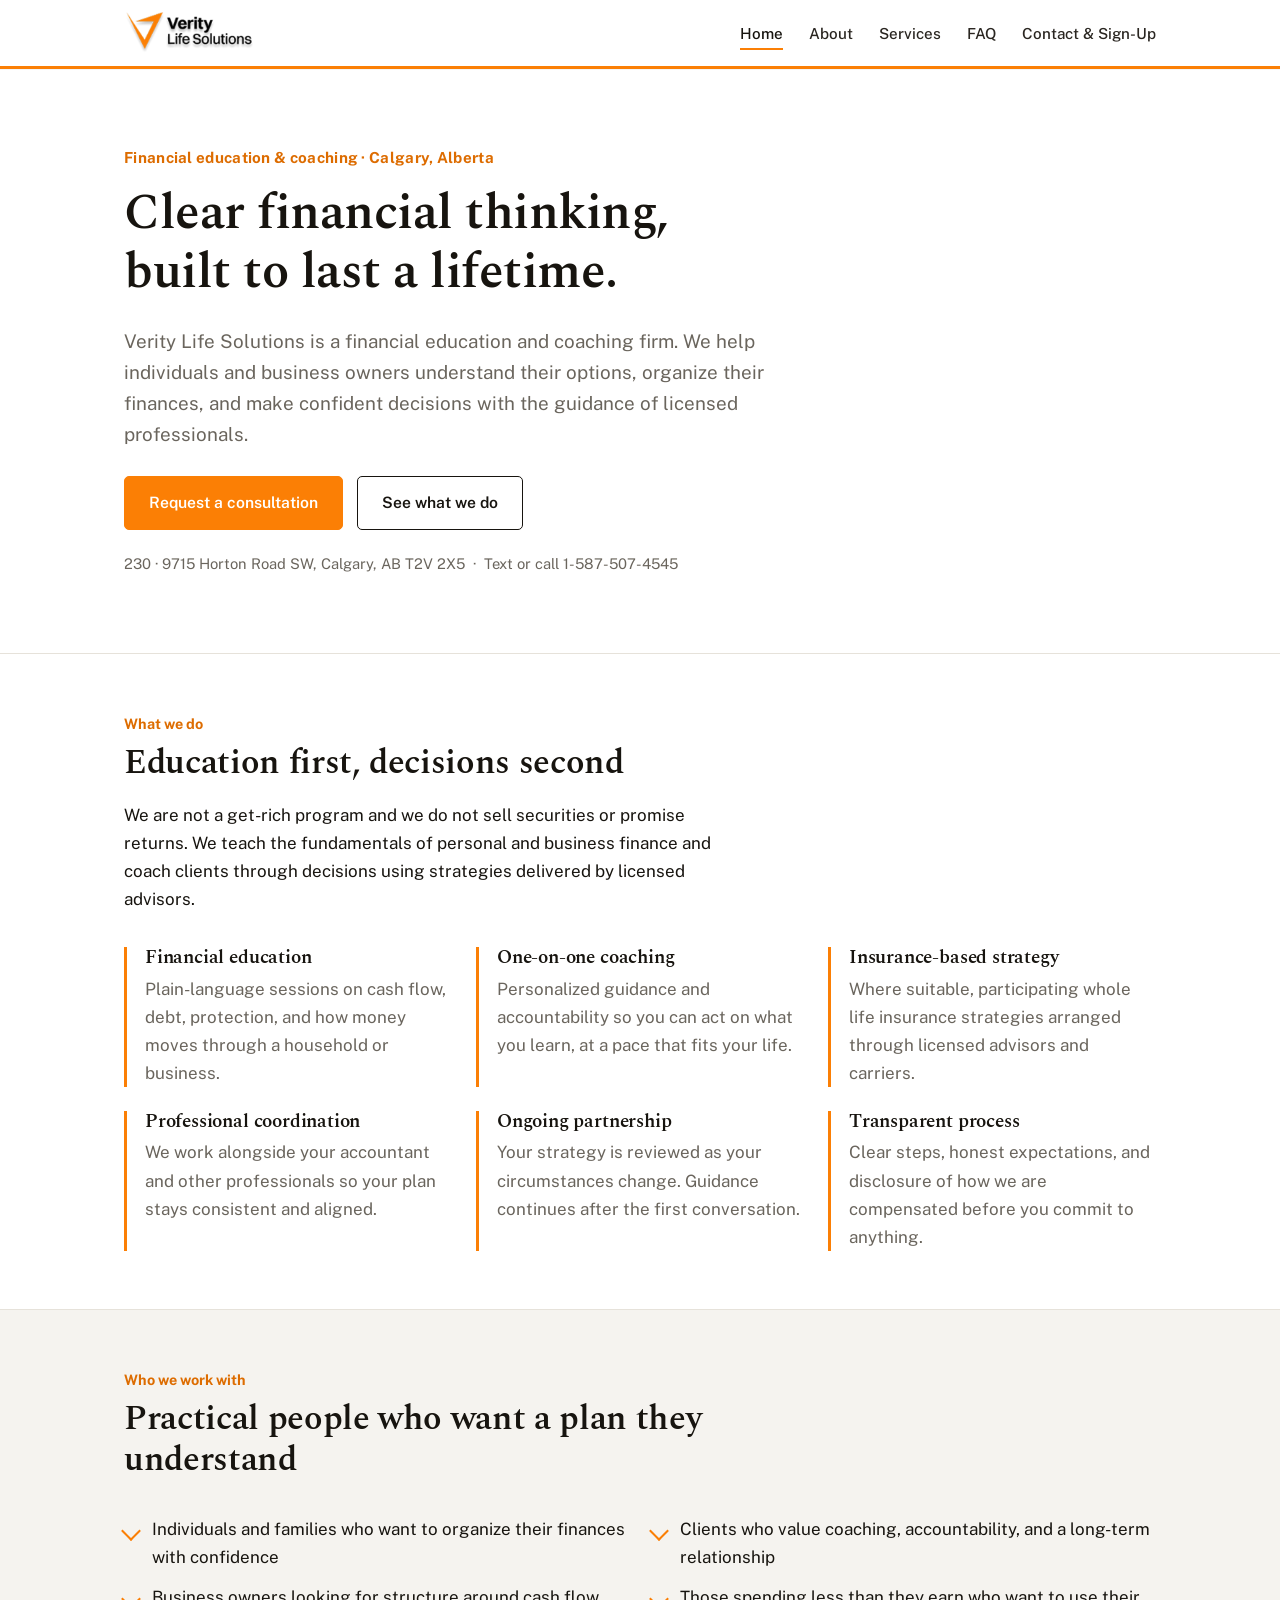
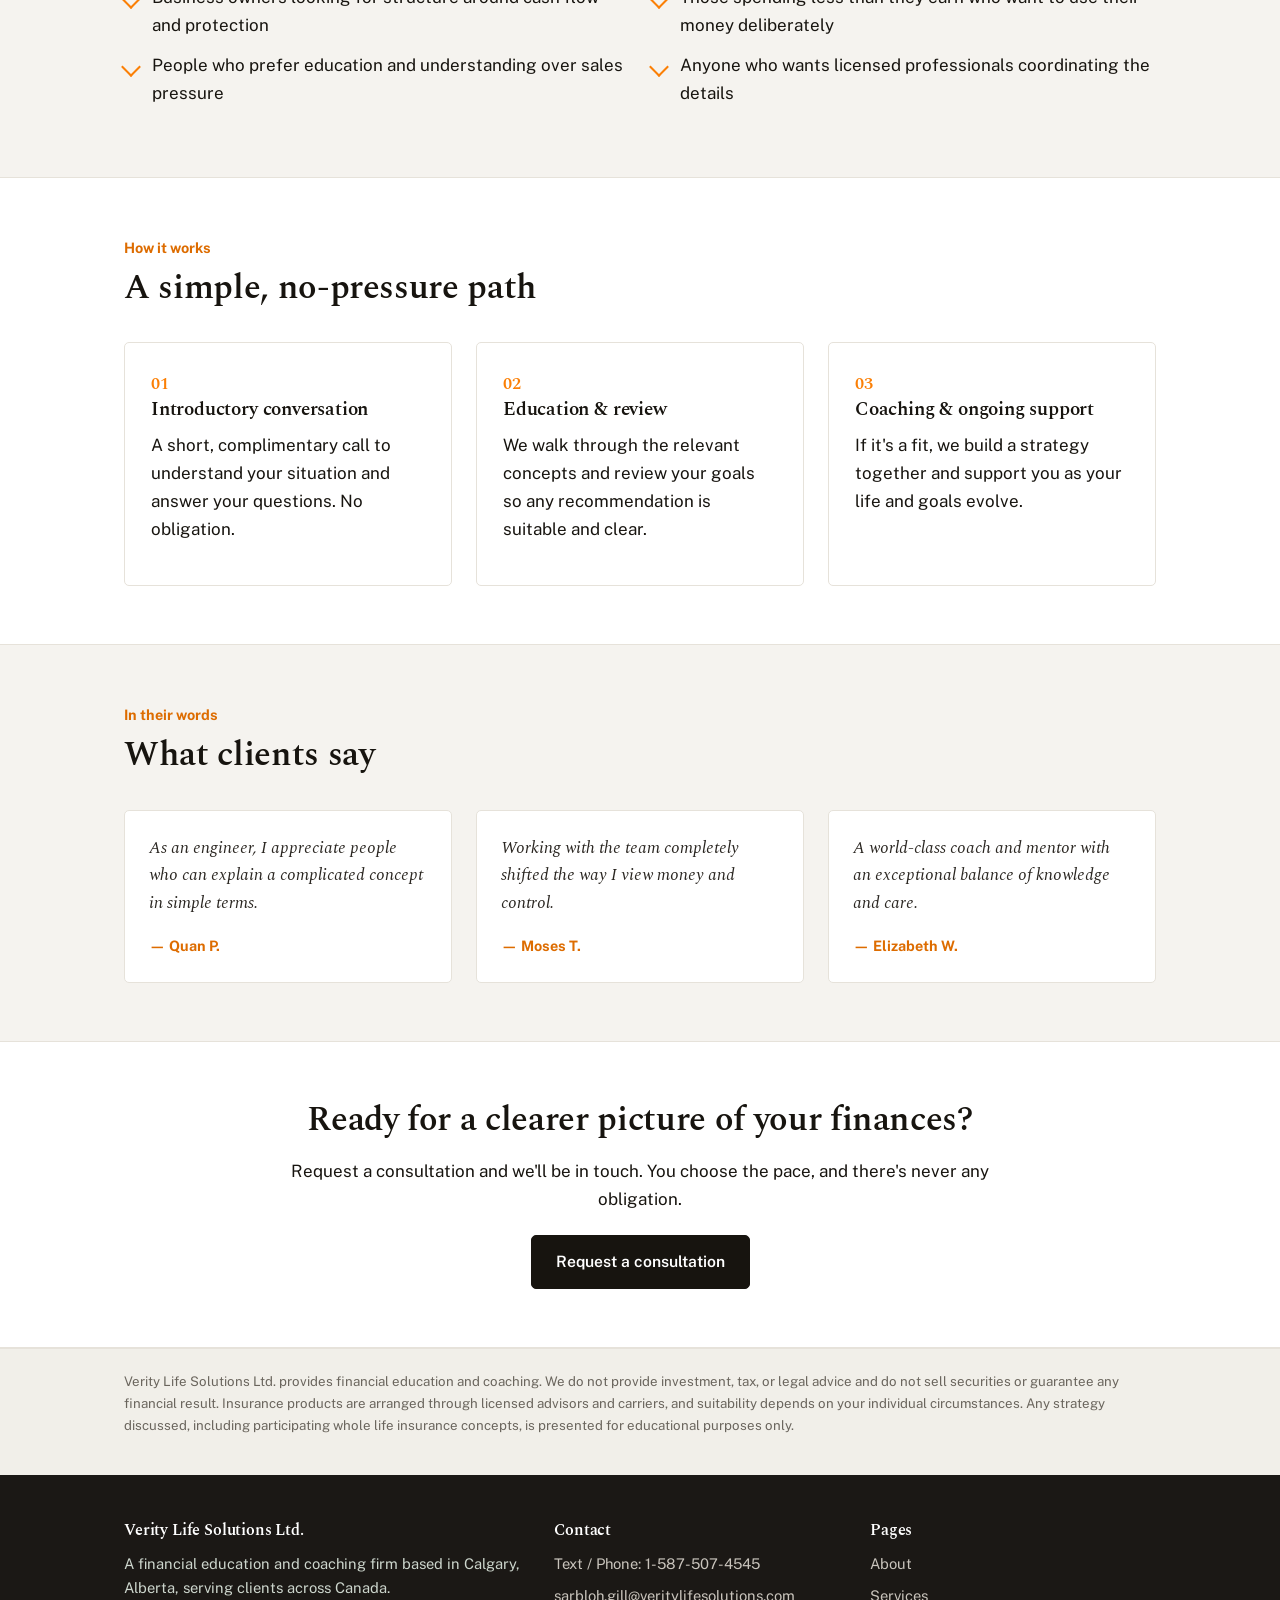
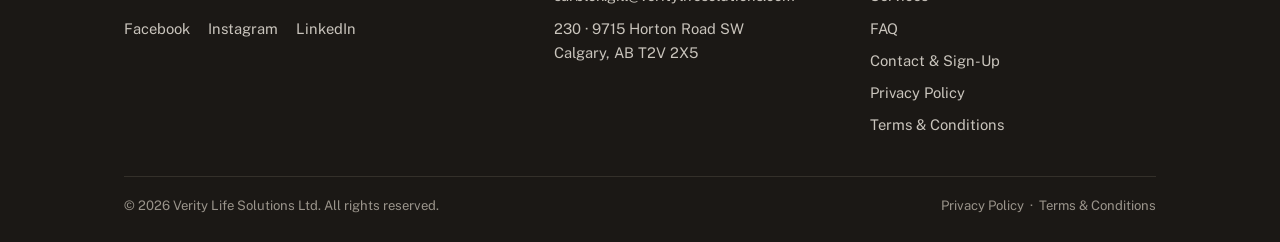
<file: index.html>
<!DOCTYPE html>
<html lang="en">
<head>
<meta charset="UTF-8">
<meta name="viewport" content="width=device-width, initial-scale=1.0">
<title>Verity Life Solutions | Financial Education & Coaching in Calgary</title>
<meta name="description" content="Verity Life Solutions Ltd. is a Calgary-based financial education and coaching firm helping individuals and business owners build clear, disciplined, long-term financial strategies.">
<link rel="preconnect" href="https://fonts.googleapis.com">
<link rel="preconnect" href="https://fonts.gstatic.com" crossorigin>
<link href="https://fonts.googleapis.com/css2?family=Public+Sans:wght@400;500;600;700&family=Spectral:ital,wght@0,500;0,600;1,500&display=swap" rel="stylesheet">
<link rel="stylesheet" href="styles.css">
</head>
<body>

<header class="site-header">
  <div class="header-inner">
    <a class="brand" href="index.html"><img src="logo.png" alt="Verity Life Solutions"></a>
    <button class="nav-toggle" aria-label="Toggle menu" aria-expanded="false">Menu</button>
    <nav class="main" aria-label="Primary">
      <a href="index.html" aria-current="page">Home</a>
      <a href="about.html">About</a>
      <a href="services.html">Services</a>
      <a href="faq.html">FAQ</a>
      <a href="contact.html">Contact &amp; Sign-Up</a>
    </nav>
  </div>
</header>

<main>
  <section class="hero">
    <div class="wrap">
      <p class="eyebrow">Financial education &amp; coaching · Calgary, Alberta</p>
      <h1>Clear financial thinking,<br>built to last a lifetime.</h1>
      <p class="lead">Verity Life Solutions is a financial education and coaching firm. We help individuals and business owners understand their options, organize their finances, and make confident decisions with the guidance of licensed professionals.</p>
      <div class="hero-actions">
        <a class="btn" href="contact.html">Request a consultation</a>
        <a class="btn alt" href="services.html">See what we do</a>
      </div>
      <p class="locrow">230 · 9715 Horton Road SW, Calgary, AB T2V 2X5 &nbsp;·&nbsp; Text or call 1-587-507-4545</p>
    </div>
  </section>

  <section class="block">
    <div class="wrap">
      <div class="section-head">
        <p class="kicker">What we do</p>
        <h2>Education first, decisions second</h2>
        <p>We are not a get-rich program and we do not sell securities or promise returns. We teach the fundamentals of personal and business finance and coach clients through decisions using strategies delivered by licensed advisors.</p>
      </div>
      <div class="grid three">
        <div class="feature">
          <h3>Financial education</h3>
          <p>Plain-language sessions on cash flow, debt, protection, and how money moves through a household or business.</p>
        </div>
        <div class="feature">
          <h3>One-on-one coaching</h3>
          <p>Personalized guidance and accountability so you can act on what you learn, at a pace that fits your life.</p>
        </div>
        <div class="feature">
          <h3>Insurance-based strategy</h3>
          <p>Where suitable, participating whole life insurance strategies arranged through licensed advisors and carriers.</p>
        </div>
        <div class="feature">
          <h3>Professional coordination</h3>
          <p>We work alongside your accountant and other professionals so your plan stays consistent and aligned.</p>
        </div>
        <div class="feature">
          <h3>Ongoing partnership</h3>
          <p>Your strategy is reviewed as your circumstances change. Guidance continues after the first conversation.</p>
        </div>
        <div class="feature">
          <h3>Transparent process</h3>
          <p>Clear steps, honest expectations, and disclosure of how we are compensated before you commit to anything.</p>
        </div>
      </div>
    </div>
  </section>

  <section class="block tint">
    <div class="wrap">
      <div class="section-head">
        <p class="kicker">Who we work with</p>
        <h2>Practical people who want a plan they understand</h2>
      </div>
      <div class="grid two">
        <ul class="ticks">
          <li>Individuals and families who want to organize their finances with confidence</li>
          <li>Business owners looking for structure around cash flow and protection</li>
          <li>People who prefer education and understanding over sales pressure</li>
        </ul>
        <ul class="ticks">
          <li>Clients who value coaching, accountability, and a long-term relationship</li>
          <li>Those spending less than they earn who want to use their money deliberately</li>
          <li>Anyone who wants licensed professionals coordinating the details</li>
        </ul>
      </div>
    </div>
  </section>

  <section class="block">
    <div class="wrap">
      <div class="section-head">
        <p class="kicker">How it works</p>
        <h2>A simple, no-pressure path</h2>
      </div>
      <div class="grid three">
        <div class="card"><span class="num">01</span><h3>Introductory conversation</h3><p>A short, complimentary call to understand your situation and answer your questions. No obligation.</p></div>
        <div class="card"><span class="num">02</span><h3>Education &amp; review</h3><p>We walk through the relevant concepts and review your goals so any recommendation is suitable and clear.</p></div>
        <div class="card"><span class="num">03</span><h3>Coaching &amp; ongoing support</h3><p>If it's a fit, we build a strategy together and support you as your life and goals evolve.</p></div>
      </div>
    </div>
  </section>

  <section class="block tint">
    <div class="wrap">
      <div class="section-head">
        <p class="kicker">In their words</p>
        <h2>What clients say</h2>
      </div>
      <div class="grid three">
        <div class="quote"><p>As an engineer, I appreciate people who can explain a complicated concept in simple terms.</p><div class="who">— Quan P.</div></div>
        <div class="quote"><p>Working with the team completely shifted the way I view money and control.</p><div class="who">— Moses T.</div></div>
        <div class="quote"><p>A world-class coach and mentor with an exceptional balance of knowledge and care.</p><div class="who">— Elizabeth W.</div></div>
      </div>
    </div>
  </section>

  <section class="block">
    <div class="wrap narrow" style="text-align:center">
      <h2>Ready for a clearer picture of your finances?</h2>
      <p style="margin:0 auto 22px">Request a consultation and we'll be in touch. You choose the pace, and there's never any obligation.</p>
      <a class="btn brass" href="contact.html">Request a consultation</a>
    </div>
  </section>
</main>

<div class="disclaimer">
  <div class="wrap">
    <p>Verity Life Solutions Ltd. provides financial education and coaching. We do not provide investment, tax, or legal advice and do not sell securities or guarantee any financial result. Insurance products are arranged through licensed advisors and carriers, and suitability depends on your individual circumstances. Any strategy discussed, including participating whole life insurance concepts, is presented for educational purposes only.</p>
  </div>
</div>

<footer class="site-footer">
  <div class="wrap">
    <div class="footer-grid">
      <div>
        <h4>Verity Life Solutions Ltd.</h4>
        <p style="color:#cdd6cd">A financial education and coaching firm based in Calgary, Alberta, serving clients across Canada.</p>
        <div class="socials" style="margin-top:10px">
          <a href="https://www.facebook.com/sarbloh.gill" target="_blank" rel="noopener">Facebook</a>
          <a href="https://www.instagram.com/sarblohgill/" target="_blank" rel="noopener">Instagram</a>
          <a href="https://www.linkedin.com/in/sarbloh-gill-5b8ab1190/" target="_blank" rel="noopener">LinkedIn</a>
        </div>
      </div>
      <div>
        <h4>Contact</h4>
        <a class="fl" href="tel:1-587-507-4545">Text / Phone: 1-587-507-4545</a>
        <a class="fl" href="mailto:sarbloh.gill@veritylifesolutions.com">sarbloh.gill@veritylifesolutions.com</a>
        <span class="fl">230 · 9715 Horton Road SW<br>Calgary, AB T2V 2X5</span>
      </div>
      <div>
        <h4>Pages</h4>
        <a class="fl" href="about.html">About</a>
        <a class="fl" href="services.html">Services</a>
        <a class="fl" href="faq.html">FAQ</a>
        <a class="fl" href="contact.html">Contact &amp; Sign-Up</a>
        <a class="fl" href="privacy-policy.html">Privacy Policy</a>
        <a class="fl" href="terms.html">Terms &amp; Conditions</a>
      </div>
    </div>
    <div class="footer-bottom">
      <span>© 2026 Verity Life Solutions Ltd. All rights reserved.</span>
      <span><a href="privacy-policy.html">Privacy Policy</a> &nbsp;·&nbsp; <a href="terms.html">Terms &amp; Conditions</a></span>
    </div>
  </div>
</footer>

<script src="script.js"></script>
</body>
</html>
</file>
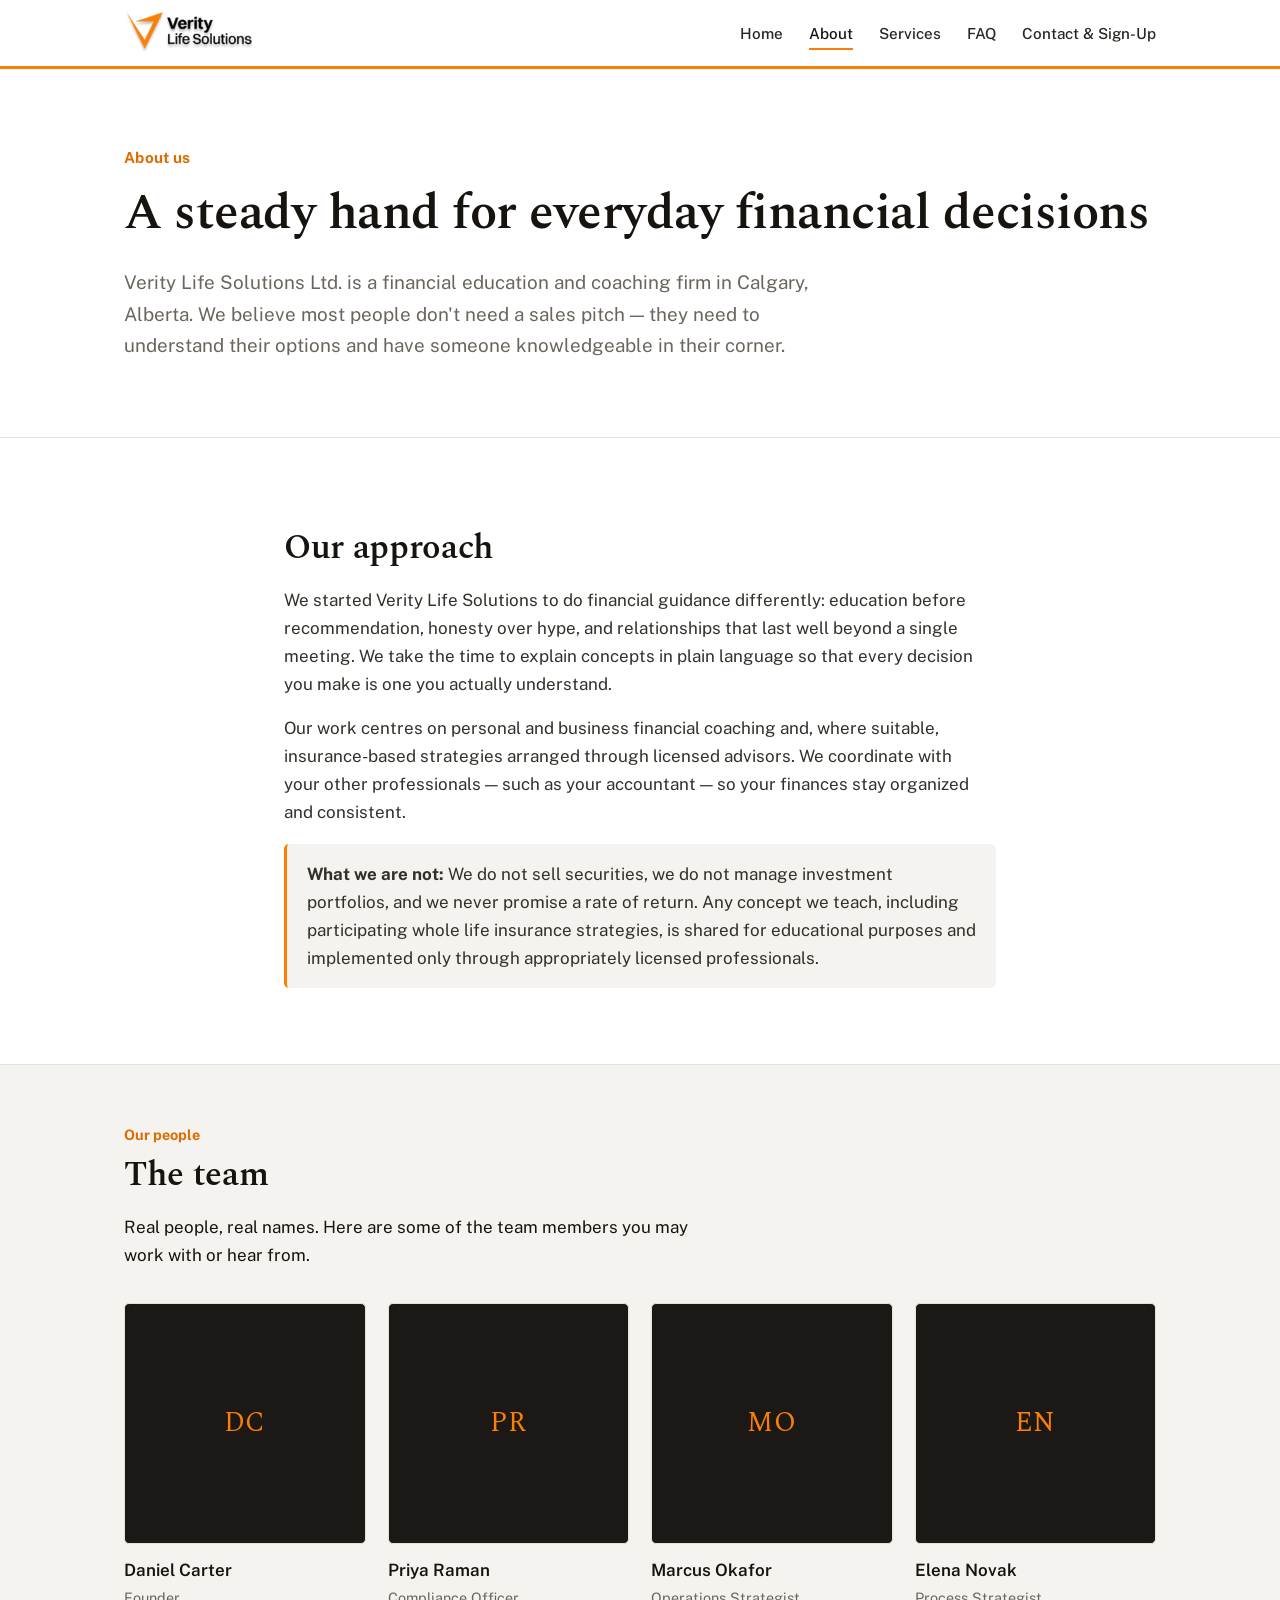
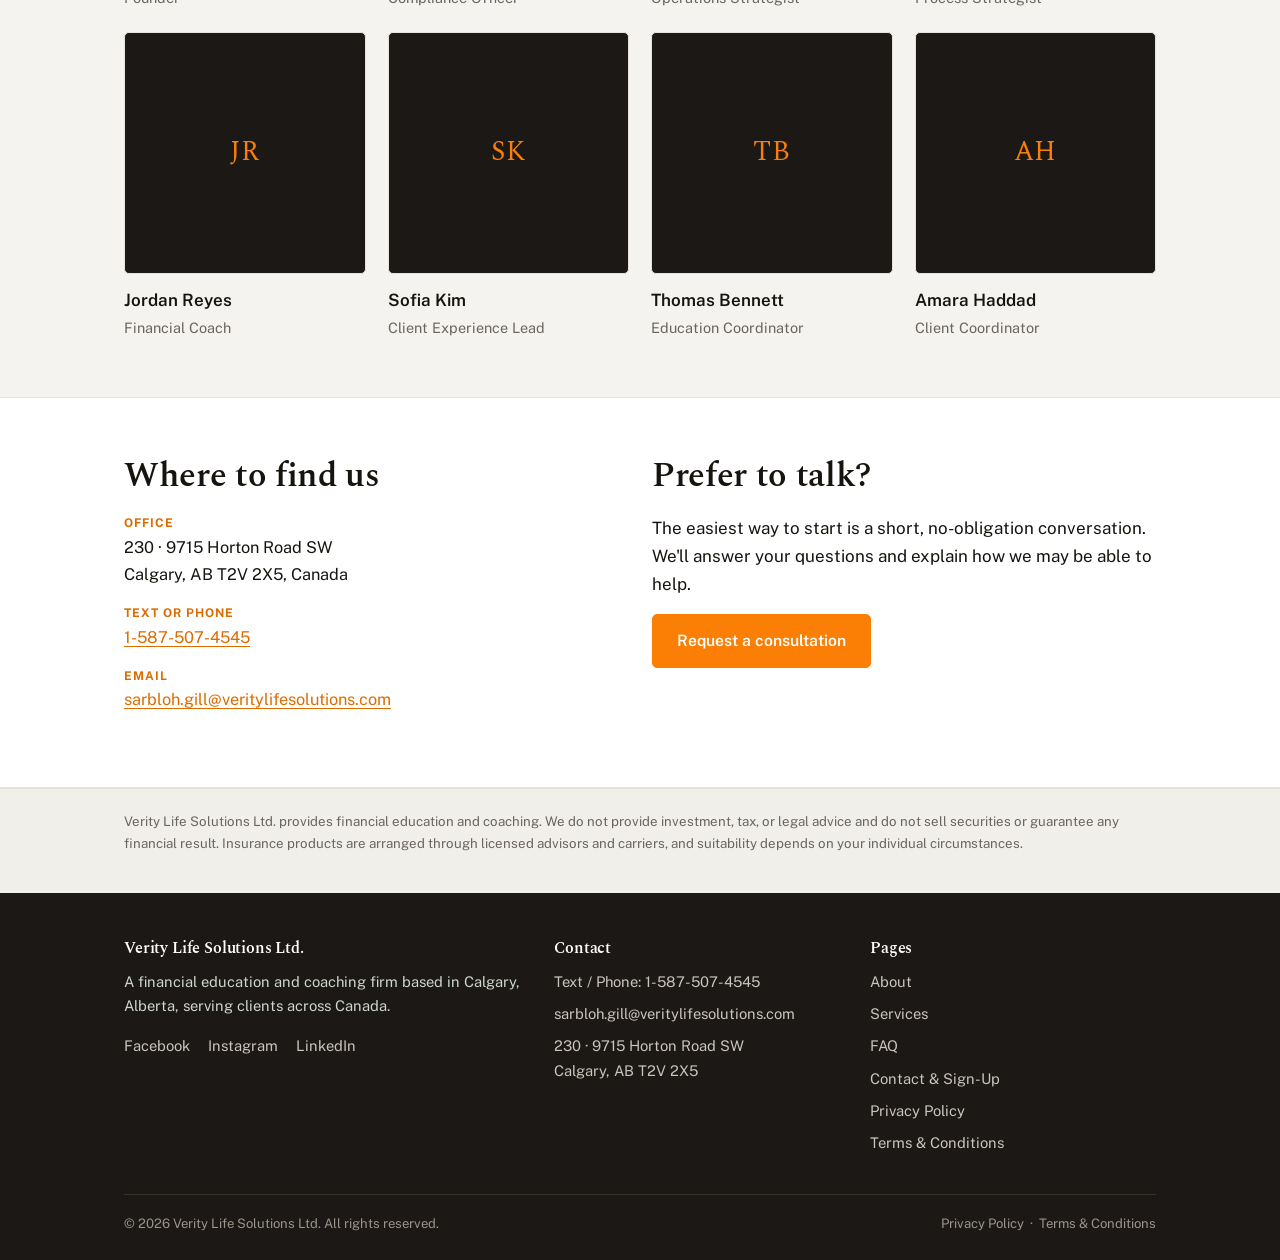
<file: about.html>
<!DOCTYPE html>
<html lang="en">
<head>
<meta charset="UTF-8">
<meta name="viewport" content="width=device-width, initial-scale=1.0">
<title>About | Verity Life Solutions Ltd.</title>
<meta name="description" content="Learn about Verity Life Solutions Ltd., a Calgary-based financial education and coaching firm, and the team behind it.">
<link rel="preconnect" href="https://fonts.googleapis.com">
<link rel="preconnect" href="https://fonts.gstatic.com" crossorigin>
<link href="https://fonts.googleapis.com/css2?family=Public+Sans:wght@400;500;600;700&family=Spectral:ital,wght@0,500;0,600;1,500&display=swap" rel="stylesheet">
<link rel="stylesheet" href="styles.css">
</head>
<body>

<header class="site-header">
  <div class="header-inner">
    <a class="brand" href="index.html"><img src="logo.png" alt="Verity Life Solutions"></a>
    <button class="nav-toggle" aria-label="Toggle menu" aria-expanded="false">Menu</button>
    <nav class="main" aria-label="Primary">
      <a href="index.html">Home</a>
      <a href="about.html" aria-current="page">About</a>
      <a href="services.html">Services</a>
      <a href="faq.html">FAQ</a>
      <a href="contact.html">Contact &amp; Sign-Up</a>
    </nav>
  </div>
</header>

<main>
  <section class="hero">
    <div class="wrap">
      <p class="eyebrow">About us</p>
      <h1>A steady hand for everyday financial decisions</h1>
      <p class="lead">Verity Life Solutions Ltd. is a financial education and coaching firm in Calgary, Alberta. We believe most people don't need a sales pitch — they need to understand their options and have someone knowledgeable in their corner.</p>
    </div>
  </section>

  <section class="block">
    <div class="wrap narrow prose">
      <h2>Our approach</h2>
      <p>We started Verity Life Solutions to do financial guidance differently: education before recommendation, honesty over hype, and relationships that last well beyond a single meeting. We take the time to explain concepts in plain language so that every decision you make is one you actually understand.</p>
      <p>Our work centres on personal and business financial coaching and, where suitable, insurance-based strategies arranged through licensed advisors. We coordinate with your other professionals — such as your accountant — so your finances stay organized and consistent.</p>
      <div class="callout"><p><strong>What we are not:</strong> We do not sell securities, we do not manage investment portfolios, and we never promise a rate of return. Any concept we teach, including participating whole life insurance strategies, is shared for educational purposes and implemented only through appropriately licensed professionals.</p></div>
    </div>
  </section>

  <section class="block tint">
    <div class="wrap">
      <div class="section-head">
        <p class="kicker">Our people</p>
        <h2>The team</h2>
        <p>Real people, real names. Here are some of the team members you may work with or hear from.</p>
      </div>
      <div class="team">
        <div class="person"><div class="avatar"><span>DC</span></div><div class="name">Daniel Carter</div><div class="role">Founder</div></div>
        <div class="person"><div class="avatar"><span>PR</span></div><div class="name">Priya Raman</div><div class="role">Compliance Officer</div></div>
        <div class="person"><div class="avatar"><span>MO</span></div><div class="name">Marcus Okafor</div><div class="role">Operations Strategist</div></div>
        <div class="person"><div class="avatar"><span>EN</span></div><div class="name">Elena Novak</div><div class="role">Process Strategist</div></div>
        <div class="person"><div class="avatar"><span>JR</span></div><div class="name">Jordan Reyes</div><div class="role">Financial Coach</div></div>
        <div class="person"><div class="avatar"><span>SK</span></div><div class="name">Sofia Kim</div><div class="role">Client Experience Lead</div></div>
        <div class="person"><div class="avatar"><span>TB</span></div><div class="name">Thomas Bennett</div><div class="role">Education Coordinator</div></div>
        <div class="person"><div class="avatar"><span>AH</span></div><div class="name">Amara Haddad</div><div class="role">Client Coordinator</div></div>
      </div>
    </div>
  </section>

  <section class="block">
    <div class="wrap">
      <div class="grid two">
        <div>
          <h2>Where to find us</h2>
          <ul class="info-list">
            <li><div class="lab">Office</div><div class="val">230 · 9715 Horton Road SW<br>Calgary, AB T2V 2X5, Canada</div></li>
            <li><div class="lab">Text or phone</div><div class="val"><a href="tel:1-587-507-4545">1-587-507-4545</a></div></li>
            <li><div class="lab">Email</div><div class="val"><a href="mailto:sarbloh.gill@veritylifesolutions.com">sarbloh.gill@veritylifesolutions.com</a></div></li>
          </ul>
        </div>
        <div>
          <h2>Prefer to talk?</h2>
          <p>The easiest way to start is a short, no-obligation conversation. We'll answer your questions and explain how we may be able to help.</p>
          <a class="btn" href="contact.html">Request a consultation</a>
        </div>
      </div>
    </div>
  </section>
</main>

<div class="disclaimer">
  <div class="wrap">
    <p>Verity Life Solutions Ltd. provides financial education and coaching. We do not provide investment, tax, or legal advice and do not sell securities or guarantee any financial result. Insurance products are arranged through licensed advisors and carriers, and suitability depends on your individual circumstances.</p>
  </div>
</div>

<footer class="site-footer">
  <div class="wrap">
    <div class="footer-grid">
      <div>
        <h4>Verity Life Solutions Ltd.</h4>
        <p style="color:#cdd6cd">A financial education and coaching firm based in Calgary, Alberta, serving clients across Canada.</p>
        <div class="socials" style="margin-top:10px">
          <a href="https://www.facebook.com/sarbloh.gill" target="_blank" rel="noopener">Facebook</a>
          <a href="https://www.instagram.com/sarblohgill/" target="_blank" rel="noopener">Instagram</a>
          <a href="https://www.linkedin.com/in/sarbloh-gill-5b8ab1190/" target="_blank" rel="noopener">LinkedIn</a>
        </div>
      </div>
      <div>
        <h4>Contact</h4>
        <a class="fl" href="tel:1-587-507-4545">Text / Phone: 1-587-507-4545</a>
        <a class="fl" href="mailto:sarbloh.gill@veritylifesolutions.com">sarbloh.gill@veritylifesolutions.com</a>
        <span class="fl">230 · 9715 Horton Road SW<br>Calgary, AB T2V 2X5</span>
      </div>
      <div>
        <h4>Pages</h4>
        <a class="fl" href="about.html">About</a>
        <a class="fl" href="services.html">Services</a>
        <a class="fl" href="faq.html">FAQ</a>
        <a class="fl" href="contact.html">Contact &amp; Sign-Up</a>
        <a class="fl" href="privacy-policy.html">Privacy Policy</a>
        <a class="fl" href="terms.html">Terms &amp; Conditions</a>
      </div>
    </div>
    <div class="footer-bottom">
      <span>© 2026 Verity Life Solutions Ltd. All rights reserved.</span>
      <span><a href="privacy-policy.html">Privacy Policy</a> &nbsp;·&nbsp; <a href="terms.html">Terms &amp; Conditions</a></span>
    </div>
  </div>
</footer>

<script src="script.js"></script>
</body>
</html>
</file>
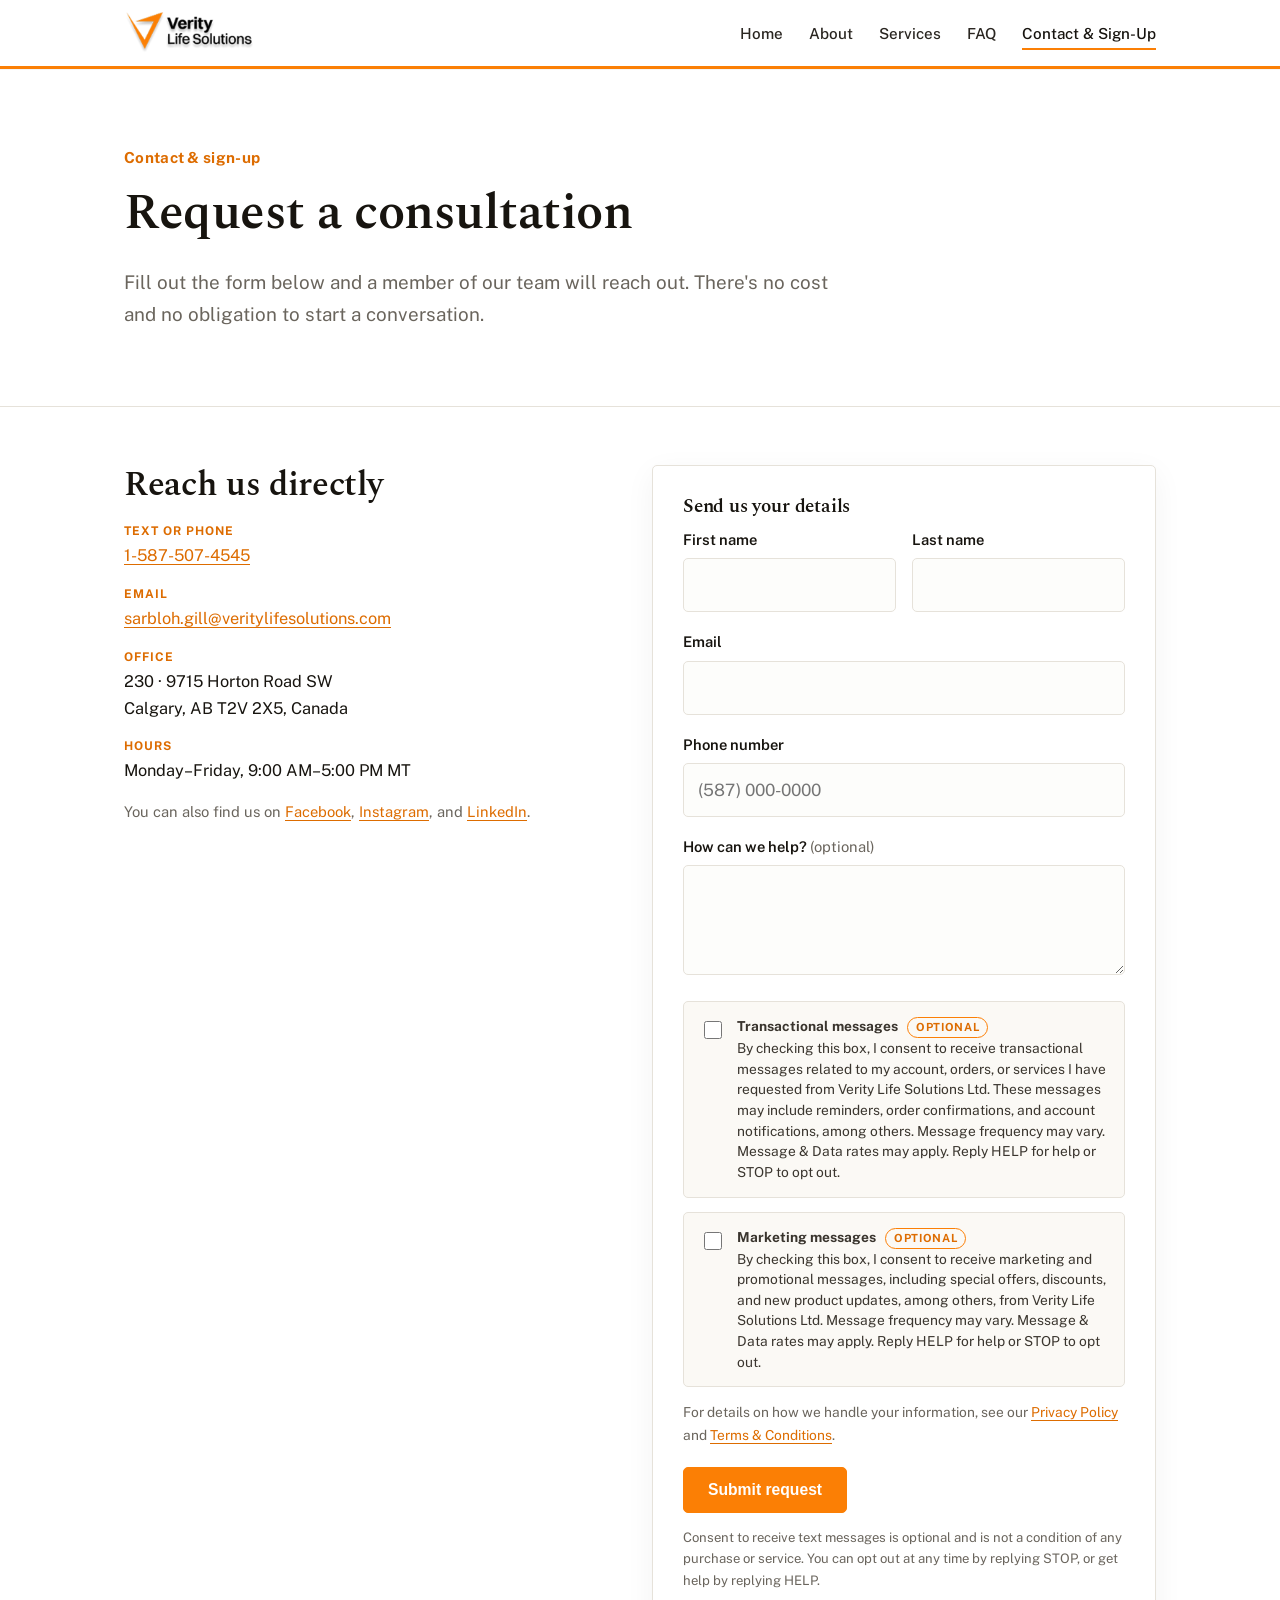
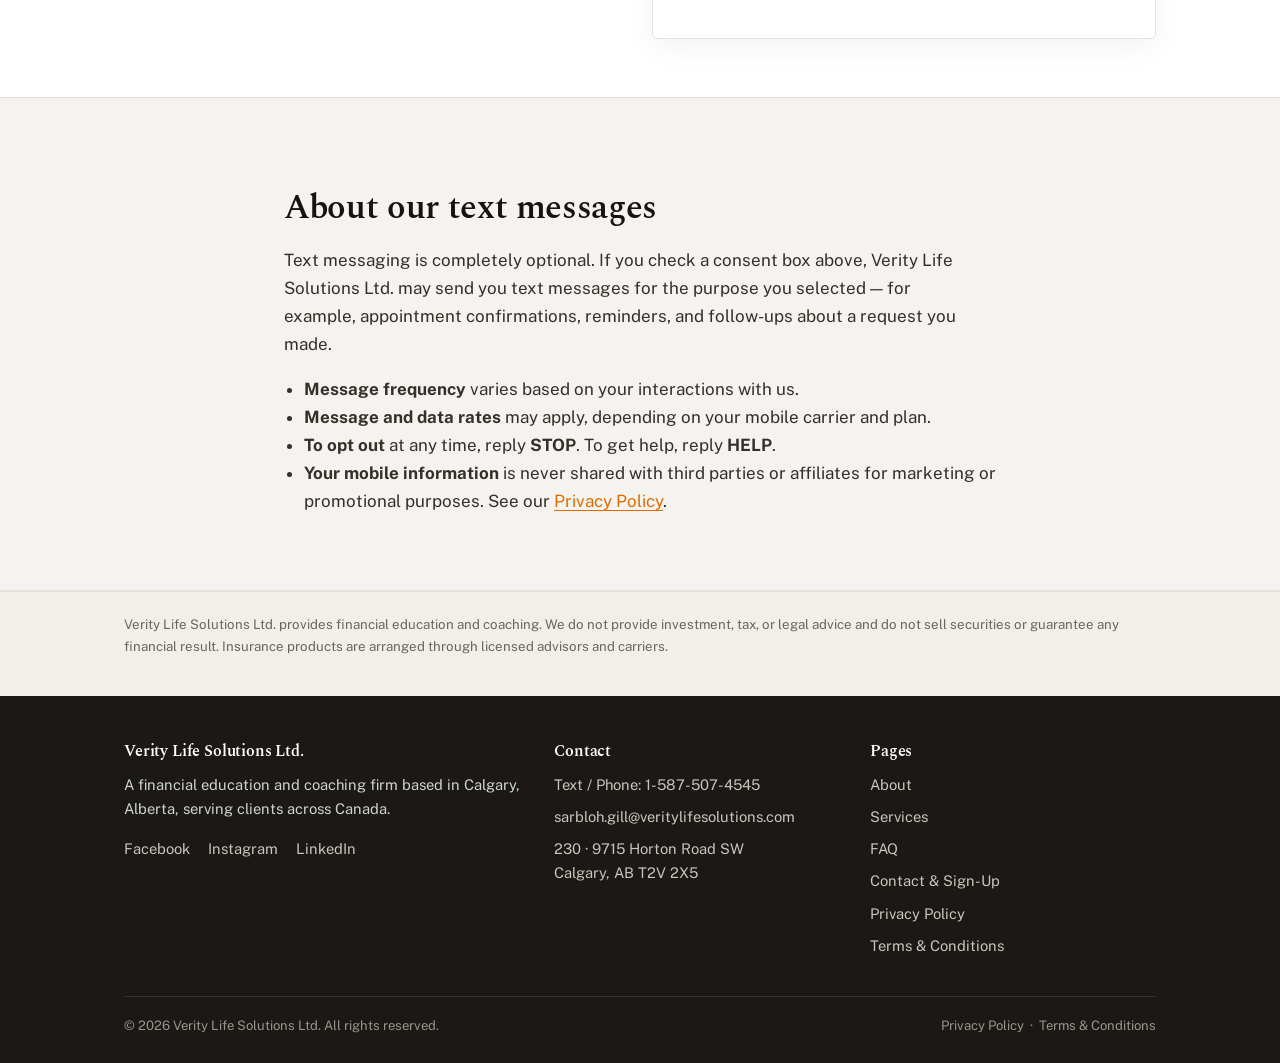
<file: contact.html>
<!DOCTYPE html>
<html lang="en">
<head>
<meta charset="UTF-8">
<meta name="viewport" content="width=device-width, initial-scale=1.0">
<title>Contact &amp; Sign-Up | Verity Life Solutions Ltd.</title>
<meta name="description" content="Contact Verity Life Solutions Ltd. or request a consultation. Optionally opt in to receive text messages about your appointments and requests.">
<link rel="preconnect" href="https://fonts.googleapis.com">
<link rel="preconnect" href="https://fonts.gstatic.com" crossorigin>
<link href="https://fonts.googleapis.com/css2?family=Public+Sans:wght@400;500;600;700&family=Spectral:ital,wght@0,500;0,600;1,500&display=swap" rel="stylesheet">
<link rel="stylesheet" href="styles.css">
</head>
<body>

<header class="site-header">
  <div class="header-inner">
    <a class="brand" href="index.html"><img src="logo.png" alt="Verity Life Solutions"></a>
    <button class="nav-toggle" aria-label="Toggle menu" aria-expanded="false">Menu</button>
    <nav class="main" aria-label="Primary">
      <a href="index.html">Home</a>
      <a href="about.html">About</a>
      <a href="services.html">Services</a>
      <a href="faq.html">FAQ</a>
      <a href="contact.html" aria-current="page">Contact &amp; Sign-Up</a>
    </nav>
  </div>
</header>

<main>
  <section class="hero">
    <div class="wrap">
      <p class="eyebrow">Contact &amp; sign-up</p>
      <h1>Request a consultation</h1>
      <p class="lead">Fill out the form below and a member of our team will reach out. There's no cost and no obligation to start a conversation.</p>
    </div>
  </section>

  <section class="block">
    <div class="wrap">
      <div class="grid two" style="align-items:start">

        <!-- Contact details -->
        <div>
          <h2>Reach us directly</h2>
          <ul class="info-list">
            <li><div class="lab">Text or phone</div><div class="val"><a href="tel:1-587-507-4545">1-587-507-4545</a></div></li>
            <li><div class="lab">Email</div><div class="val"><a href="mailto:sarbloh.gill@veritylifesolutions.com">sarbloh.gill@veritylifesolutions.com</a></div></li>
            <li><div class="lab">Office</div><div class="val">230 · 9715 Horton Road SW<br>Calgary, AB T2V 2X5, Canada</div></li>
            <li><div class="lab">Hours</div><div class="val">Monday–Friday, 9:00 AM–5:00 PM MT</div></li>
          </ul>
          <p style="color:var(--muted);font-size:.92rem">You can also find us on
            <a href="https://www.facebook.com/sarbloh.gill" target="_blank" rel="noopener">Facebook</a>,
            <a href="https://www.instagram.com/sarblohgill/" target="_blank" rel="noopener">Instagram</a>, and
            <a href="https://www.linkedin.com/in/sarbloh-gill-5b8ab1190/" target="_blank" rel="noopener">LinkedIn</a>.
          </p>
        </div>

        <!-- Opt-in form -->
        <div>
          <form class="form-card" id="optin-form" novalidate>
            <h3 style="margin-top:0">Send us your details</h3>

            <div class="row2">
              <div class="field">
                <label for="fname">First name</label>
                <input id="fname" name="fname" type="text" autocomplete="given-name" required>
              </div>
              <div class="field">
                <label for="lname">Last name</label>
                <input id="lname" name="lname" type="text" autocomplete="family-name" required>
              </div>
            </div>

            <div class="field">
              <label for="email">Email</label>
              <input id="email" name="email" type="email" autocomplete="email" required>
            </div>

            <div class="field">
              <label for="phone">Phone number</label>
              <input id="phone" name="phone" type="tel" autocomplete="tel" inputmode="tel" placeholder="(587) 000-0000" required>
            </div>

            <div class="field">
              <label for="message">How can we help? <span style="font-weight:400;color:var(--muted)">(optional)</span></label>
              <textarea id="message" name="message" rows="3"></textarea>
            </div>

            <!-- Consent checkbox 1: TRANSACTIONAL (optional) -->
            <div class="consent">
              <input type="checkbox" id="consent-transactional" name="consent-transactional">
              <label for="consent-transactional">
                <strong>Transactional messages <span class="optional-tag">Optional</span></strong><br>
                By checking this box, I consent to receive transactional messages related to my account, orders, or services I have requested from Verity Life Solutions Ltd. These messages may include reminders, order confirmations, and account notifications, among others. Message frequency may vary. Message &amp; Data rates may apply. Reply HELP for help or STOP to opt out.
              </label>
            </div>

            <!-- Consent checkbox 2: MARKETING (optional, separate) -->
            <div class="consent">
              <input type="checkbox" id="consent-marketing" name="consent-marketing">
              <label for="consent-marketing">
                <strong>Marketing messages <span class="optional-tag">Optional</span></strong><br>
                By checking this box, I consent to receive marketing and promotional messages, including special offers, discounts, and new product updates, among others, from Verity Life Solutions Ltd. Message frequency may vary. Message &amp; Data rates may apply. Reply HELP for help or STOP to opt out.
              </label>
            </div>

            <!-- Legal links placed SEPARATELY, below the checkboxes (not inside them) -->
            <p class="legal-links">
              For details on how we handle your information, see our
              <a href="privacy-policy.html">Privacy Policy</a> and
              <a href="terms.html">Terms &amp; Conditions</a>.
            </p>

            <button class="btn" type="submit">Submit request</button>
            <p class="form-note" style="margin-top:14px">Consent to receive text messages is optional and is not a condition of any purchase or service. You can opt out at any time by replying STOP, or get help by replying HELP.</p>
          </form>

          <!-- Single, clear confirmation shown after submit (no second opt-in page) -->
          <div class="thankyou" id="thankyou" role="status" aria-live="polite">
            <h3>Thank you — we've received your request</h3>
            <p>A member of the Verity Life Solutions team will be in touch shortly. If you'd like, you can also call or text us directly at <a href="tel:1-587-507-4545">1-587-507-4545</a>.</p>
            <p style="margin-bottom:0;color:var(--muted);font-size:.9rem">If you opted in to text messages, standard message and data rates may apply. Reply STOP to opt out or HELP for help at any time.</p>
          </div>
        </div>

      </div>
    </div>
  </section>

  <section class="block tint">
    <div class="wrap narrow prose">
      <h2>About our text messages</h2>
      <p>Text messaging is completely optional. If you check a consent box above, Verity Life Solutions Ltd. may send you text messages for the purpose you selected — for example, appointment confirmations, reminders, and follow-ups about a request you made.</p>
      <ul>
        <li><strong>Message frequency</strong> varies based on your interactions with us.</li>
        <li><strong>Message and data rates</strong> may apply, depending on your mobile carrier and plan.</li>
        <li><strong>To opt out</strong> at any time, reply <strong>STOP</strong>. To get help, reply <strong>HELP</strong>.</li>
        <li><strong>Your mobile information</strong> is never shared with third parties or affiliates for marketing or promotional purposes. See our <a href="privacy-policy.html">Privacy Policy</a>.</li>
      </ul>
    </div>
  </section>
</main>

<div class="disclaimer">
  <div class="wrap">
    <p>Verity Life Solutions Ltd. provides financial education and coaching. We do not provide investment, tax, or legal advice and do not sell securities or guarantee any financial result. Insurance products are arranged through licensed advisors and carriers.</p>
  </div>
</div>

<footer class="site-footer">
  <div class="wrap">
    <div class="footer-grid">
      <div>
        <h4>Verity Life Solutions Ltd.</h4>
        <p style="color:#cdd6cd">A financial education and coaching firm based in Calgary, Alberta, serving clients across Canada.</p>
        <div class="socials" style="margin-top:10px">
          <a href="https://www.facebook.com/sarbloh.gill" target="_blank" rel="noopener">Facebook</a>
          <a href="https://www.instagram.com/sarblohgill/" target="_blank" rel="noopener">Instagram</a>
          <a href="https://www.linkedin.com/in/sarbloh-gill-5b8ab1190/" target="_blank" rel="noopener">LinkedIn</a>
        </div>
      </div>
      <div>
        <h4>Contact</h4>
        <a class="fl" href="tel:1-587-507-4545">Text / Phone: 1-587-507-4545</a>
        <a class="fl" href="mailto:sarbloh.gill@veritylifesolutions.com">sarbloh.gill@veritylifesolutions.com</a>
        <span class="fl">230 · 9715 Horton Road SW<br>Calgary, AB T2V 2X5</span>
      </div>
      <div>
        <h4>Pages</h4>
        <a class="fl" href="about.html">About</a>
        <a class="fl" href="services.html">Services</a>
        <a class="fl" href="faq.html">FAQ</a>
        <a class="fl" href="contact.html">Contact &amp; Sign-Up</a>
        <a class="fl" href="privacy-policy.html">Privacy Policy</a>
        <a class="fl" href="terms.html">Terms &amp; Conditions</a>
      </div>
    </div>
    <div class="footer-bottom">
      <span>© 2026 Verity Life Solutions Ltd. All rights reserved.</span>
      <span><a href="privacy-policy.html">Privacy Policy</a> &nbsp;·&nbsp; <a href="terms.html">Terms &amp; Conditions</a></span>
    </div>
  </div>
</footer>

<script src="script.js"></script>
</body>
</html>
</file>
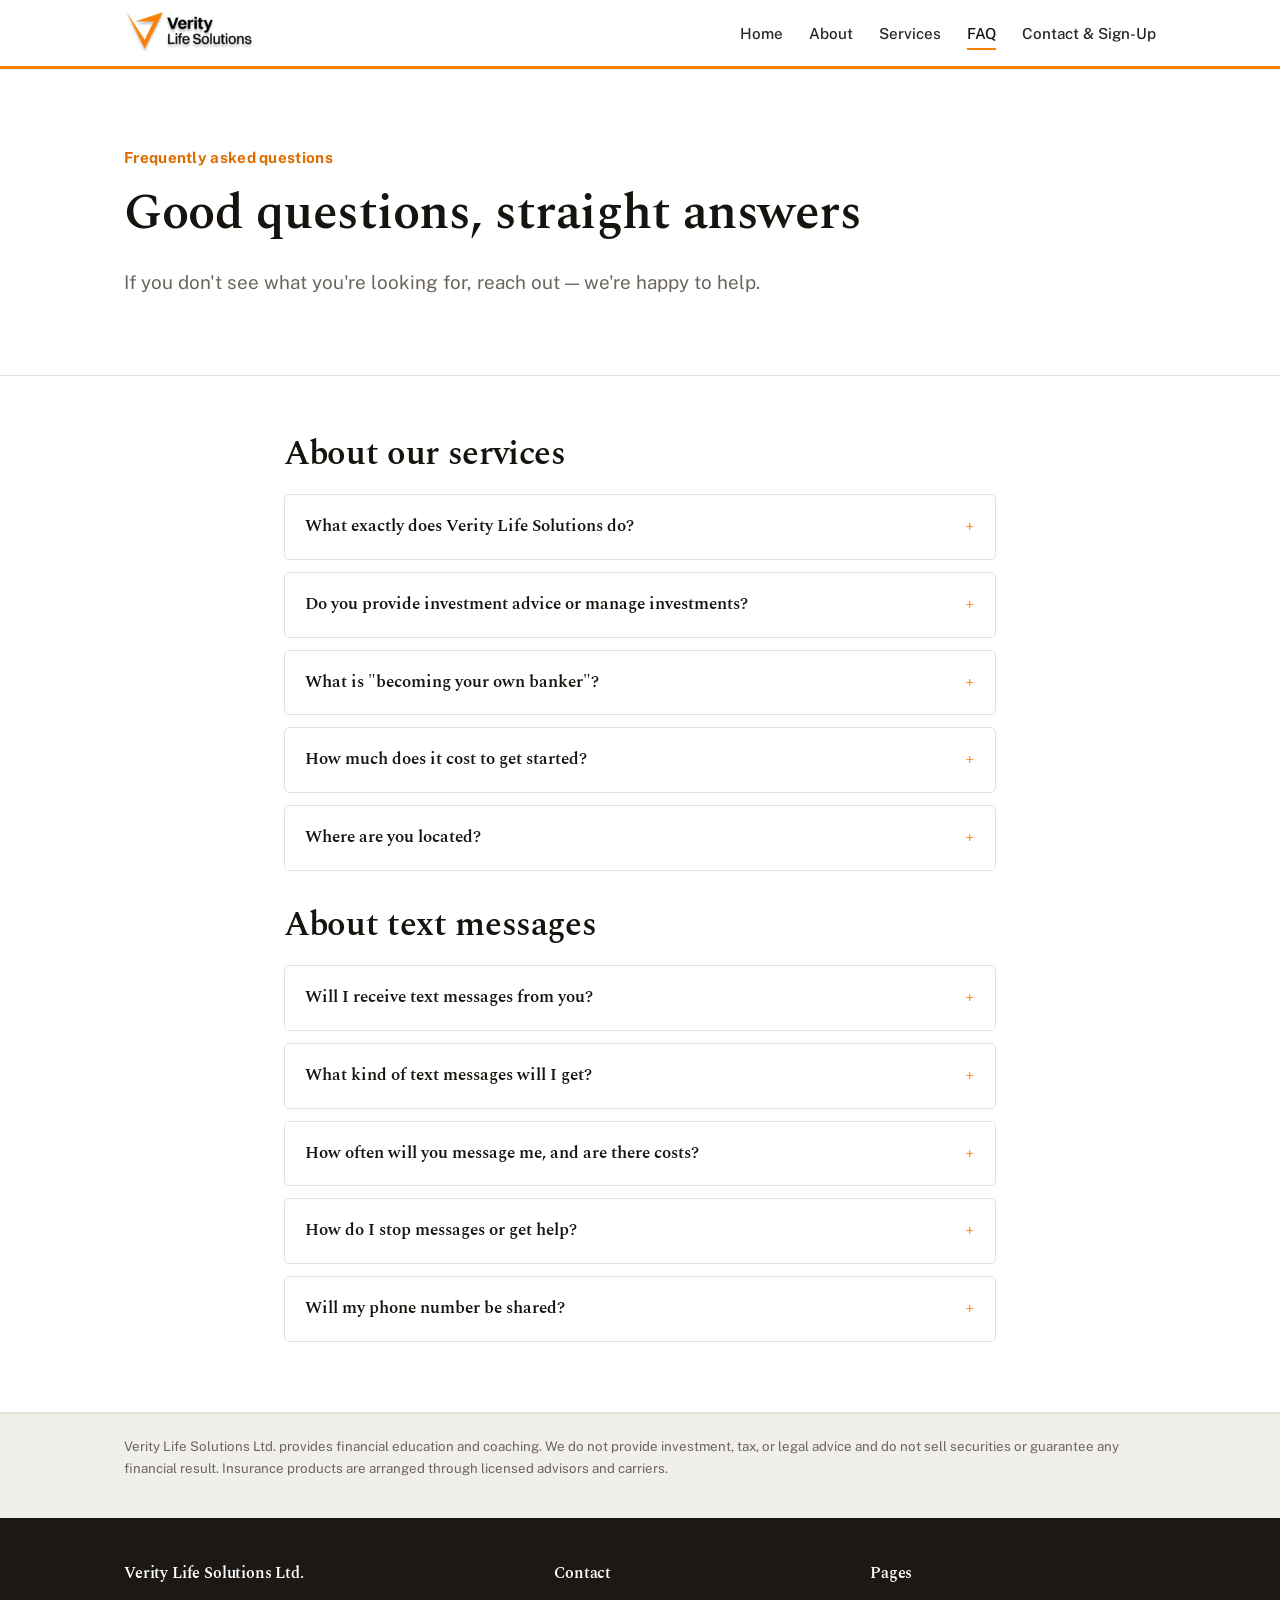
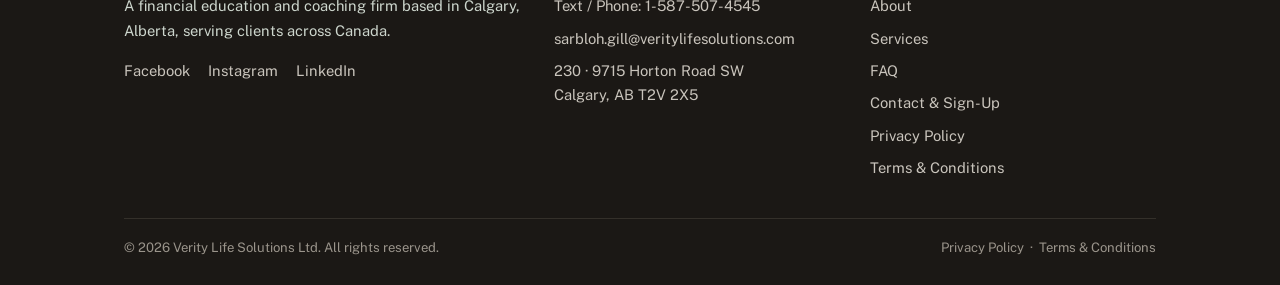
<file: faq.html>
<!DOCTYPE html>
<html lang="en">
<head>
<meta charset="UTF-8">
<meta name="viewport" content="width=device-width, initial-scale=1.0">
<title>FAQ | Verity Life Solutions Ltd.</title>
<meta name="description" content="Answers to common questions about Verity Life Solutions Ltd., our services, and our text-messaging program.">
<link rel="preconnect" href="https://fonts.googleapis.com">
<link rel="preconnect" href="https://fonts.gstatic.com" crossorigin>
<link href="https://fonts.googleapis.com/css2?family=Public+Sans:wght@400;500;600;700&family=Spectral:ital,wght@0,500;0,600;1,500&display=swap" rel="stylesheet">
<link rel="stylesheet" href="styles.css">
</head>
<body>

<header class="site-header">
  <div class="header-inner">
    <a class="brand" href="index.html"><img src="logo.png" alt="Verity Life Solutions"></a>
    <button class="nav-toggle" aria-label="Toggle menu" aria-expanded="false">Menu</button>
    <nav class="main" aria-label="Primary">
      <a href="index.html">Home</a>
      <a href="about.html">About</a>
      <a href="services.html">Services</a>
      <a href="faq.html" aria-current="page">FAQ</a>
      <a href="contact.html">Contact &amp; Sign-Up</a>
    </nav>
  </div>
</header>

<main>
  <section class="hero">
    <div class="wrap">
      <p class="eyebrow">Frequently asked questions</p>
      <h1>Good questions, straight answers</h1>
      <p class="lead">If you don't see what you're looking for, reach out — we're happy to help.</p>
    </div>
  </section>

  <section class="block">
    <div class="wrap narrow">
      <h2 style="margin-bottom:20px">About our services</h2>

      <details class="faq"><summary>What exactly does Verity Life Solutions do?</summary>
        <div class="ans"><p>We are a financial education and coaching firm. We teach the fundamentals of personal and business finance, coach clients through decisions, and — where suitable — help arrange insurance-based strategies through licensed advisors.</p></div></details>

      <details class="faq"><summary>Do you provide investment advice or manage investments?</summary>
        <div class="ans"><p>No. We do not sell securities, manage investment portfolios, or provide investment, tax, or legal advice. Our focus is education, coaching, and insurance-based strategy arranged through licensed professionals.</p></div></details>

      <details class="faq"><summary>What is "becoming your own banker"?</summary>
        <div class="ans"><p>It's an educational concept built around participating whole life insurance, emphasizing stability, liquidity, and long-term control over your finances. It is a life insurance strategy, not an investment, and it does not guarantee any return. We explain how it works so you can decide whether it fits your goals.</p></div></details>

      <details class="faq"><summary>How much does it cost to get started?</summary>
        <div class="ans"><p>Your first, introductory conversation is complimentary and carries no obligation. If you move forward with an insurance strategy, our licensed advisors are compensated by the carrier through standard commissions, disclosed to you in advance. Any coaching fees are agreed in writing before you commit.</p></div></details>

      <details class="faq"><summary>Where are you located?</summary>
        <div class="ans"><p>Our office is at 230 · 9715 Horton Road SW, Calgary, AB T2V 2X5. We serve clients across Canada by phone and video as well as in person.</p></div></details>

      <h2 style="margin:34px 0 20px">About text messages</h2>

      <details class="faq"><summary>Will I receive text messages from you?</summary>
        <div class="ans"><p>Only if you opt in. On our <a href="contact.html">contact form</a> you can optionally check a box to consent to text messages. If you don't check a box, we won't text you.</p></div></details>

      <details class="faq"><summary>What kind of text messages will I get?</summary>
        <div class="ans"><p>If you opt in to transactional messages, we may send appointment confirmations, reminders, and follow-ups related to a request you made — for example, a link to book or join a meeting. If you separately opt in to marketing messages, you may also receive occasional updates and offers.</p></div></details>

      <details class="faq"><summary>How often will you message me, and are there costs?</summary>
        <div class="ans"><p>Message frequency varies depending on your interactions with us. Message and data rates may apply, depending on your mobile carrier and plan.</p></div></details>

      <details class="faq"><summary>How do I stop messages or get help?</summary>
        <div class="ans"><p>Reply <strong>STOP</strong> at any time to opt out, or reply <strong>HELP</strong> for assistance. You can also contact us at 1-587-507-4545.</p></div></details>

      <details class="faq"><summary>Will my phone number be shared?</summary>
        <div class="ans"><p>No. No mobile information will be shared with third parties or affiliates for marketing or promotional purposes. See our <a href="privacy-policy.html">Privacy Policy</a> for full details.</p></div></details>
    </div>
  </section>
</main>

<div class="disclaimer">
  <div class="wrap">
    <p>Verity Life Solutions Ltd. provides financial education and coaching. We do not provide investment, tax, or legal advice and do not sell securities or guarantee any financial result. Insurance products are arranged through licensed advisors and carriers.</p>
  </div>
</div>

<footer class="site-footer">
  <div class="wrap">
    <div class="footer-grid">
      <div>
        <h4>Verity Life Solutions Ltd.</h4>
        <p style="color:#cdd6cd">A financial education and coaching firm based in Calgary, Alberta, serving clients across Canada.</p>
        <div class="socials" style="margin-top:10px">
          <a href="https://www.facebook.com/sarbloh.gill" target="_blank" rel="noopener">Facebook</a>
          <a href="https://www.instagram.com/sarblohgill/" target="_blank" rel="noopener">Instagram</a>
          <a href="https://www.linkedin.com/in/sarbloh-gill-5b8ab1190/" target="_blank" rel="noopener">LinkedIn</a>
        </div>
      </div>
      <div>
        <h4>Contact</h4>
        <a class="fl" href="tel:1-587-507-4545">Text / Phone: 1-587-507-4545</a>
        <a class="fl" href="mailto:sarbloh.gill@veritylifesolutions.com">sarbloh.gill@veritylifesolutions.com</a>
        <span class="fl">230 · 9715 Horton Road SW<br>Calgary, AB T2V 2X5</span>
      </div>
      <div>
        <h4>Pages</h4>
        <a class="fl" href="about.html">About</a>
        <a class="fl" href="services.html">Services</a>
        <a class="fl" href="faq.html">FAQ</a>
        <a class="fl" href="contact.html">Contact &amp; Sign-Up</a>
        <a class="fl" href="privacy-policy.html">Privacy Policy</a>
        <a class="fl" href="terms.html">Terms &amp; Conditions</a>
      </div>
    </div>
    <div class="footer-bottom">
      <span>© 2026 Verity Life Solutions Ltd. All rights reserved.</span>
      <span><a href="privacy-policy.html">Privacy Policy</a> &nbsp;·&nbsp; <a href="terms.html">Terms &amp; Conditions</a></span>
    </div>
  </div>
</footer>

<script src="script.js"></script>
</body>
</html>
</file>
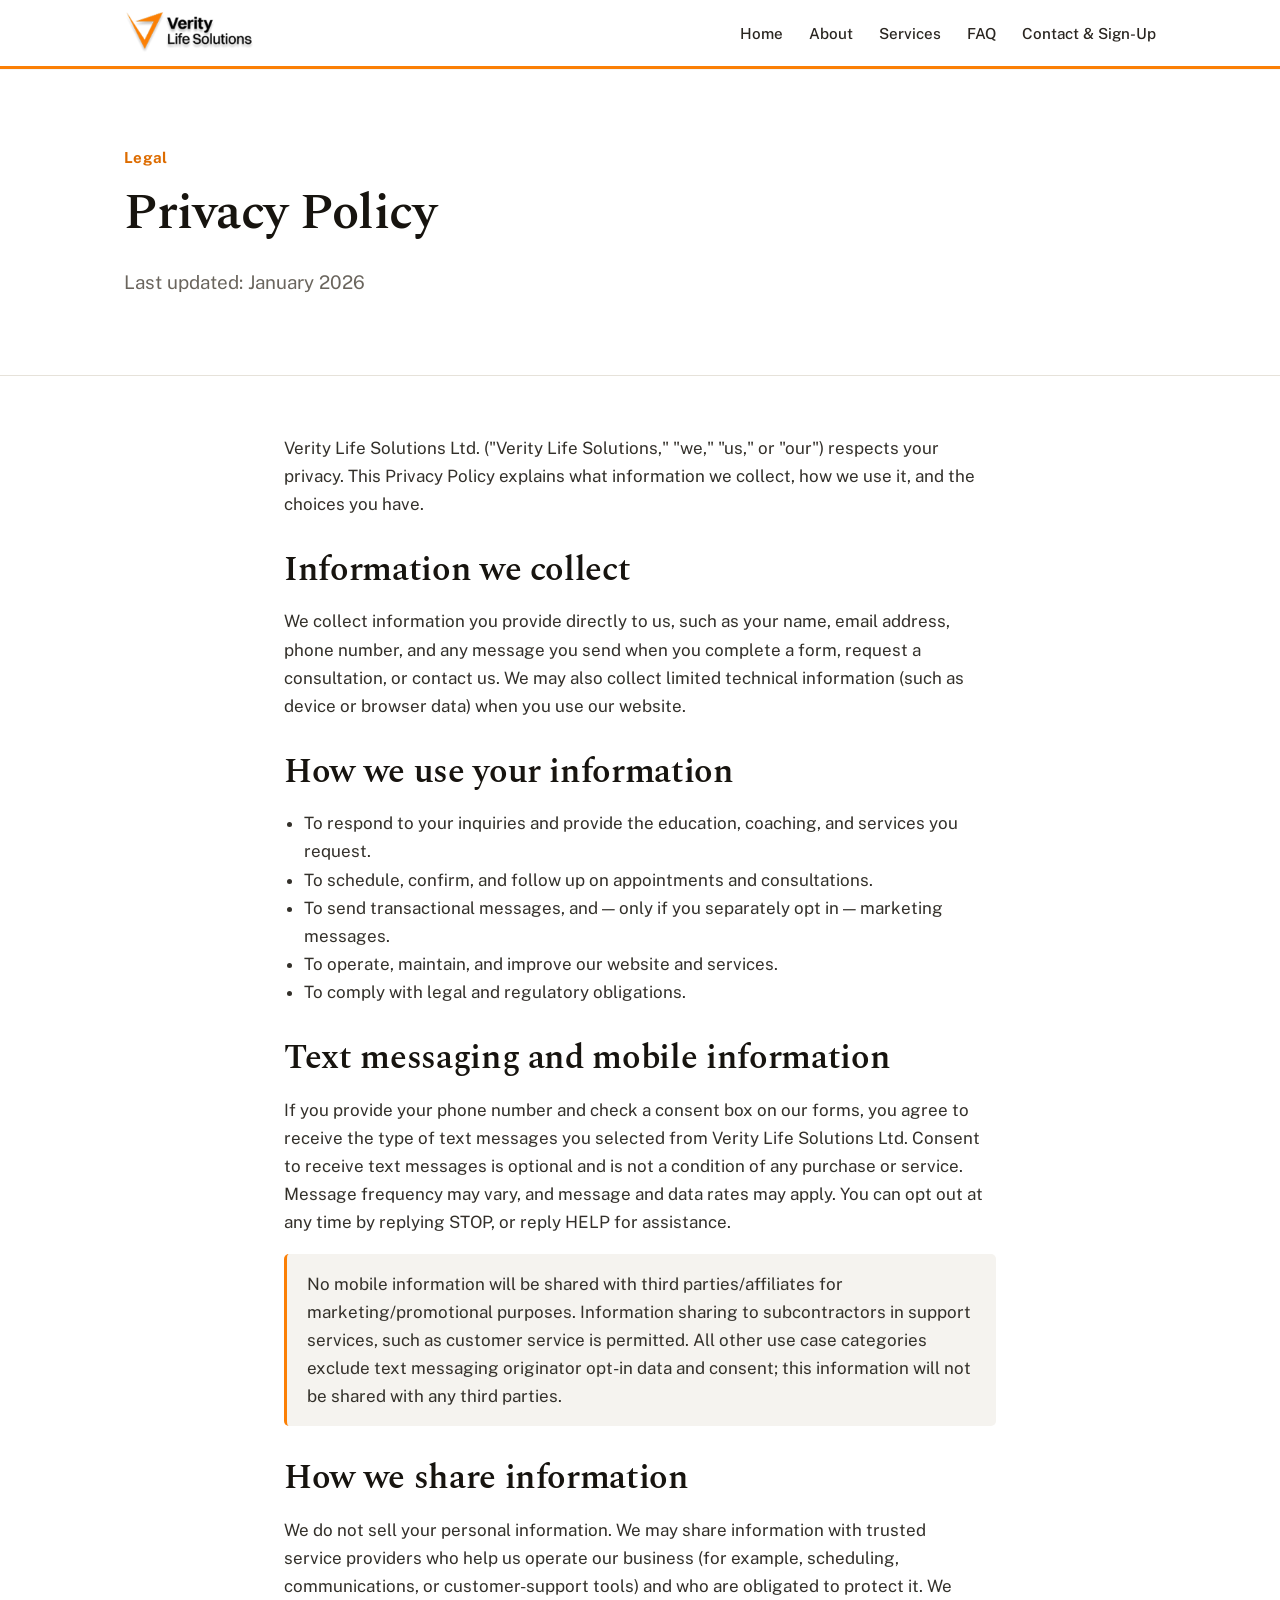
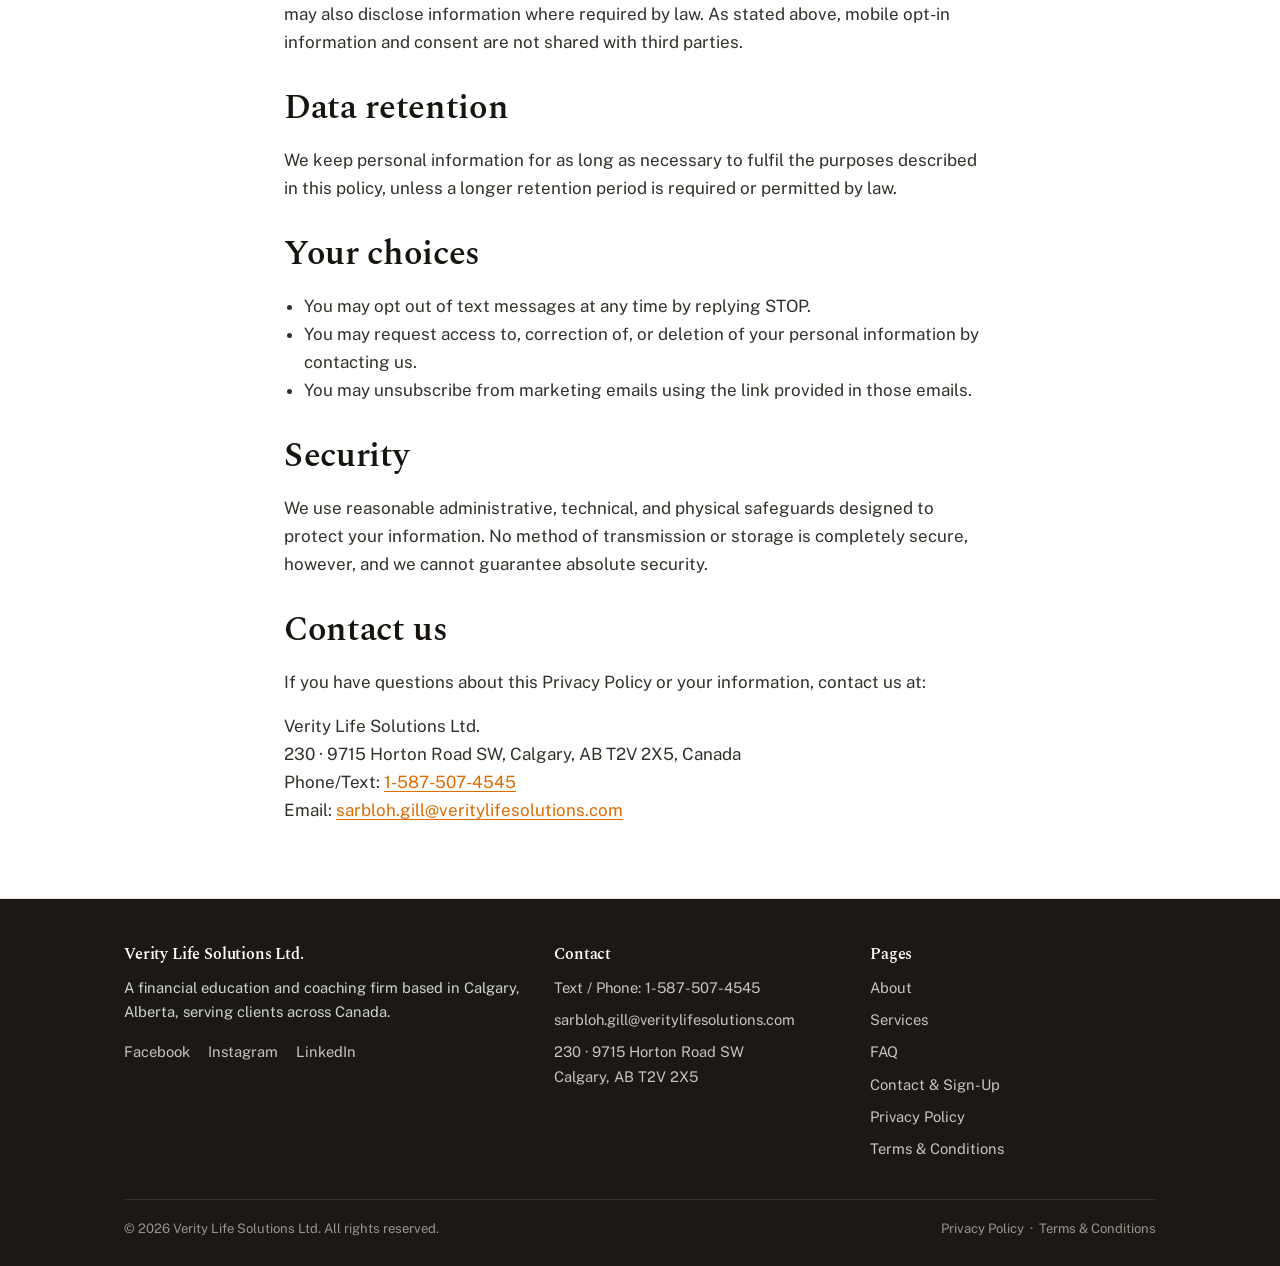
<file: privacy-policy.html>
<!DOCTYPE html>
<html lang="en">
<head>
<meta charset="UTF-8">
<meta name="viewport" content="width=device-width, initial-scale=1.0">
<title>Privacy Policy | Verity Life Solutions Ltd.</title>
<meta name="description" content="Privacy Policy for Verity Life Solutions Ltd., including how we handle mobile and text-messaging information.">
<link rel="preconnect" href="https://fonts.googleapis.com">
<link rel="preconnect" href="https://fonts.gstatic.com" crossorigin>
<link href="https://fonts.googleapis.com/css2?family=Public+Sans:wght@400;500;600;700&family=Spectral:ital,wght@0,500;0,600;1,500&display=swap" rel="stylesheet">
<link rel="stylesheet" href="styles.css">
</head>
<body>

<header class="site-header">
  <div class="header-inner">
    <a class="brand" href="index.html"><img src="logo.png" alt="Verity Life Solutions"></a>
    <button class="nav-toggle" aria-label="Toggle menu" aria-expanded="false">Menu</button>
    <nav class="main" aria-label="Primary">
      <a href="index.html">Home</a>
      <a href="about.html">About</a>
      <a href="services.html">Services</a>
      <a href="faq.html">FAQ</a>
      <a href="contact.html">Contact &amp; Sign-Up</a>
    </nav>
  </div>
</header>

<main>
  <section class="hero">
    <div class="wrap">
      <p class="eyebrow">Legal</p>
      <h1>Privacy Policy</h1>
      <p class="lead">Last updated: January 2026</p>
    </div>
  </section>

  <section class="block">
    <div class="wrap narrow prose">
      <p>Verity Life Solutions Ltd. ("Verity Life Solutions," "we," "us," or "our") respects your privacy. This Privacy Policy explains what information we collect, how we use it, and the choices you have.</p>

      <h2>Information we collect</h2>
      <p>We collect information you provide directly to us, such as your name, email address, phone number, and any message you send when you complete a form, request a consultation, or contact us. We may also collect limited technical information (such as device or browser data) when you use our website.</p>

      <h2>How we use your information</h2>
      <ul>
        <li>To respond to your inquiries and provide the education, coaching, and services you request.</li>
        <li>To schedule, confirm, and follow up on appointments and consultations.</li>
        <li>To send transactional messages, and — only if you separately opt in — marketing messages.</li>
        <li>To operate, maintain, and improve our website and services.</li>
        <li>To comply with legal and regulatory obligations.</li>
      </ul>

      <h2>Text messaging and mobile information</h2>
      <p>If you provide your phone number and check a consent box on our forms, you agree to receive the type of text messages you selected from Verity Life Solutions Ltd. Consent to receive text messages is optional and is not a condition of any purchase or service. Message frequency may vary, and message and data rates may apply. You can opt out at any time by replying STOP, or reply HELP for assistance.</p>

      <div class="callout">
        <p>No mobile information will be shared with third parties/affiliates for marketing/promotional purposes. Information sharing to subcontractors in support services, such as customer service is permitted. All other use case categories exclude text messaging originator opt-in data and consent; this information will not be shared with any third parties.</p>
      </div>

      <h2>How we share information</h2>
      <p>We do not sell your personal information. We may share information with trusted service providers who help us operate our business (for example, scheduling, communications, or customer-support tools) and who are obligated to protect it. We may also disclose information where required by law. As stated above, mobile opt-in information and consent are not shared with third parties.</p>

      <h2>Data retention</h2>
      <p>We keep personal information for as long as necessary to fulfil the purposes described in this policy, unless a longer retention period is required or permitted by law.</p>

      <h2>Your choices</h2>
      <ul>
        <li>You may opt out of text messages at any time by replying STOP.</li>
        <li>You may request access to, correction of, or deletion of your personal information by contacting us.</li>
        <li>You may unsubscribe from marketing emails using the link provided in those emails.</li>
      </ul>

      <h2>Security</h2>
      <p>We use reasonable administrative, technical, and physical safeguards designed to protect your information. No method of transmission or storage is completely secure, however, and we cannot guarantee absolute security.</p>

      <h2>Contact us</h2>
      <p>If you have questions about this Privacy Policy or your information, contact us at:</p>
      <p>
        Verity Life Solutions Ltd.<br>
        230 · 9715 Horton Road SW, Calgary, AB T2V 2X5, Canada<br>
        Phone/Text: <a href="tel:1-587-507-4545">1-587-507-4545</a><br>
        Email: <a href="mailto:sarbloh.gill@veritylifesolutions.com">sarbloh.gill@veritylifesolutions.com</a>
      </p>
    </div>
  </section>
</main>

<footer class="site-footer">
  <div class="wrap">
    <div class="footer-grid">
      <div>
        <h4>Verity Life Solutions Ltd.</h4>
        <p style="color:#cdd6cd">A financial education and coaching firm based in Calgary, Alberta, serving clients across Canada.</p>
        <div class="socials" style="margin-top:10px">
          <a href="https://www.facebook.com/sarbloh.gill" target="_blank" rel="noopener">Facebook</a>
          <a href="https://www.instagram.com/sarblohgill/" target="_blank" rel="noopener">Instagram</a>
          <a href="https://www.linkedin.com/in/sarbloh-gill-5b8ab1190/" target="_blank" rel="noopener">LinkedIn</a>
        </div>
      </div>
      <div>
        <h4>Contact</h4>
        <a class="fl" href="tel:1-587-507-4545">Text / Phone: 1-587-507-4545</a>
        <a class="fl" href="mailto:sarbloh.gill@veritylifesolutions.com">sarbloh.gill@veritylifesolutions.com</a>
        <span class="fl">230 · 9715 Horton Road SW<br>Calgary, AB T2V 2X5</span>
      </div>
      <div>
        <h4>Pages</h4>
        <a class="fl" href="about.html">About</a>
        <a class="fl" href="services.html">Services</a>
        <a class="fl" href="faq.html">FAQ</a>
        <a class="fl" href="contact.html">Contact &amp; Sign-Up</a>
        <a class="fl" href="privacy-policy.html">Privacy Policy</a>
        <a class="fl" href="terms.html">Terms &amp; Conditions</a>
      </div>
    </div>
    <div class="footer-bottom">
      <span>© 2026 Verity Life Solutions Ltd. All rights reserved.</span>
      <span><a href="privacy-policy.html">Privacy Policy</a> &nbsp;·&nbsp; <a href="terms.html">Terms &amp; Conditions</a></span>
    </div>
  </div>
</footer>

<script src="script.js"></script>
</body>
</html>
</file>
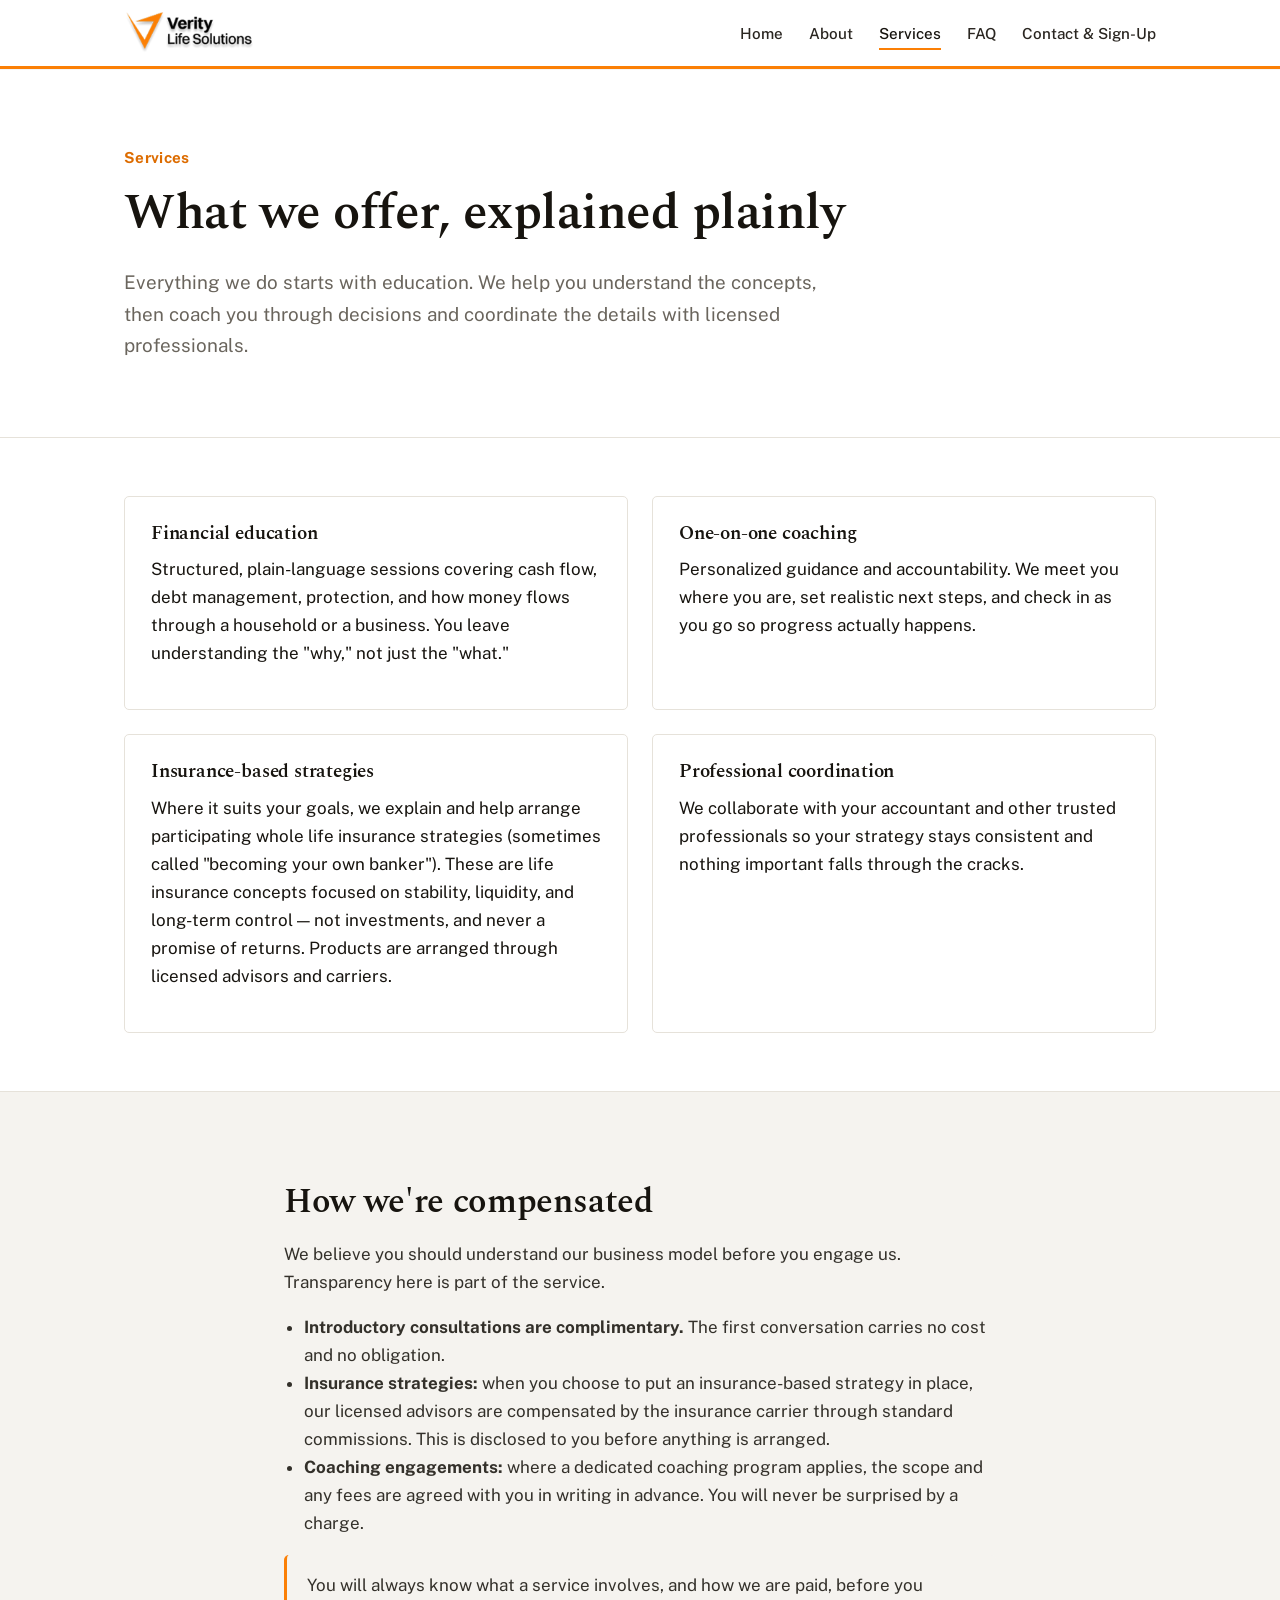
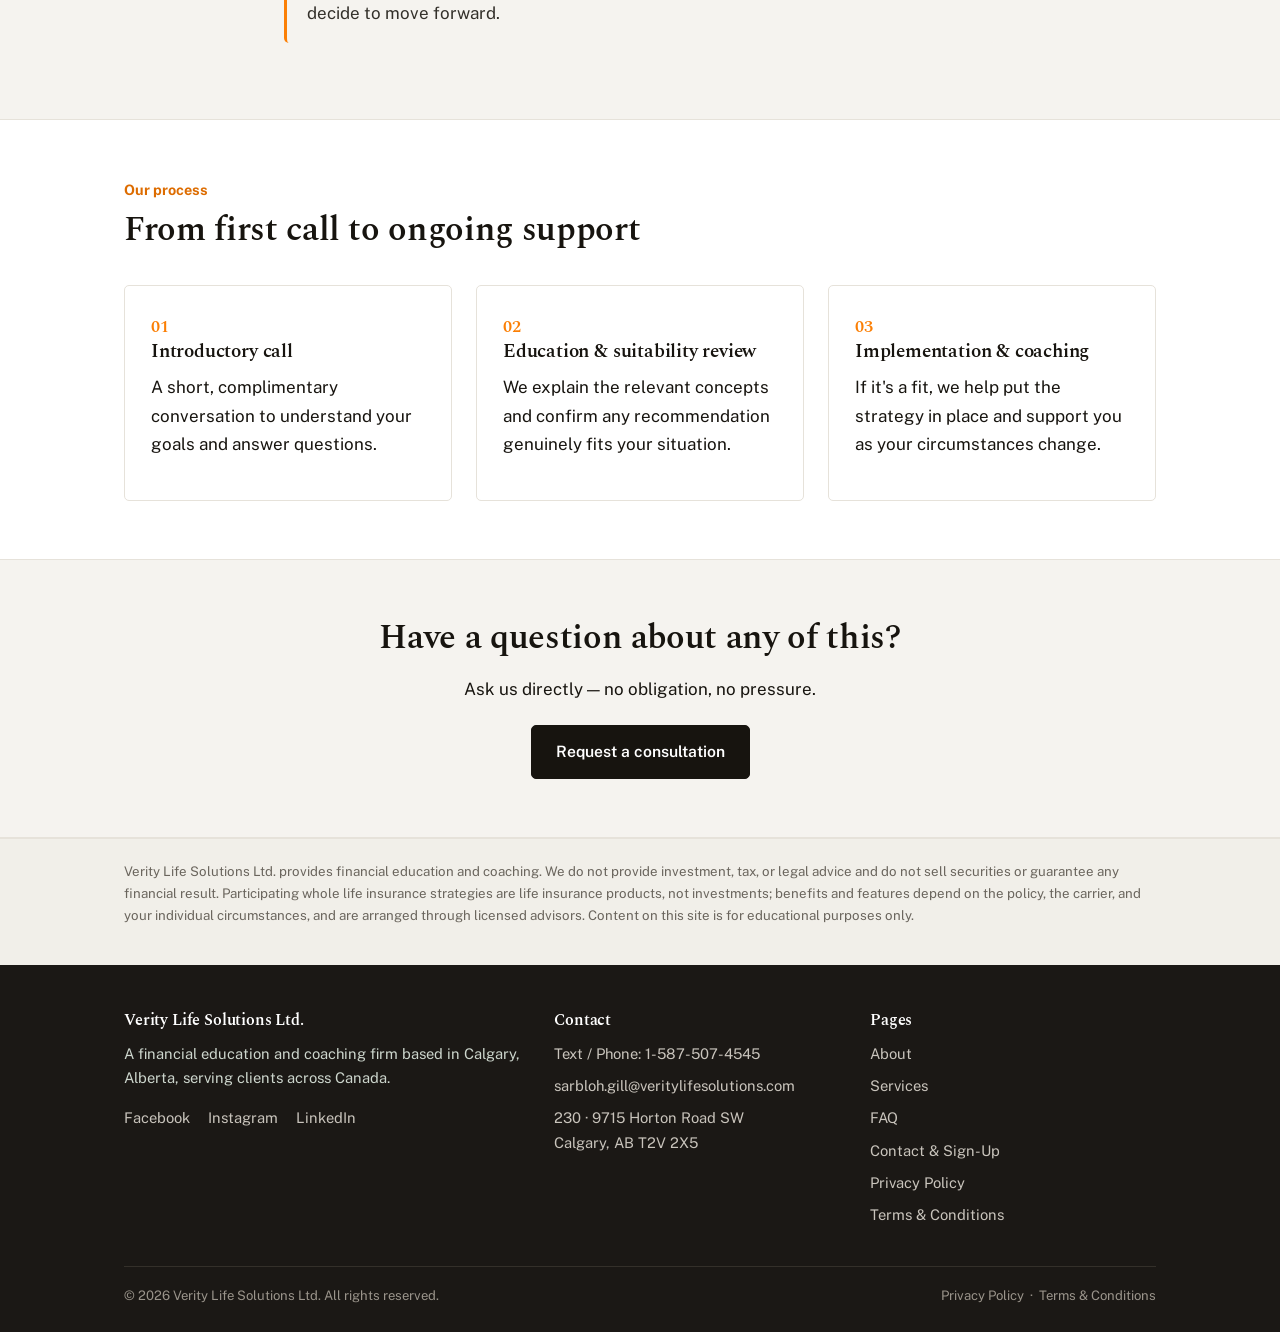
<file: services.html>
<!DOCTYPE html>
<html lang="en">
<head>
<meta charset="UTF-8">
<meta name="viewport" content="width=device-width, initial-scale=1.0">
<title>Services | Verity Life Solutions Ltd.</title>
<meta name="description" content="Financial education, one-on-one coaching, and insurance-based financial strategies from Verity Life Solutions Ltd. in Calgary.">
<link rel="preconnect" href="https://fonts.googleapis.com">
<link rel="preconnect" href="https://fonts.gstatic.com" crossorigin>
<link href="https://fonts.googleapis.com/css2?family=Public+Sans:wght@400;500;600;700&family=Spectral:ital,wght@0,500;0,600;1,500&display=swap" rel="stylesheet">
<link rel="stylesheet" href="styles.css">
</head>
<body>

<header class="site-header">
  <div class="header-inner">
    <a class="brand" href="index.html"><img src="logo.png" alt="Verity Life Solutions"></a>
    <button class="nav-toggle" aria-label="Toggle menu" aria-expanded="false">Menu</button>
    <nav class="main" aria-label="Primary">
      <a href="index.html">Home</a>
      <a href="about.html">About</a>
      <a href="services.html" aria-current="page">Services</a>
      <a href="faq.html">FAQ</a>
      <a href="contact.html">Contact &amp; Sign-Up</a>
    </nav>
  </div>
</header>

<main>
  <section class="hero">
    <div class="wrap">
      <p class="eyebrow">Services</p>
      <h1>What we offer, explained plainly</h1>
      <p class="lead">Everything we do starts with education. We help you understand the concepts, then coach you through decisions and coordinate the details with licensed professionals.</p>
    </div>
  </section>

  <section class="block">
    <div class="wrap">
      <div class="grid two">
        <div class="card">
          <h3>Financial education</h3>
          <p>Structured, plain-language sessions covering cash flow, debt management, protection, and how money flows through a household or a business. You leave understanding the "why," not just the "what."</p>
        </div>
        <div class="card">
          <h3>One-on-one coaching</h3>
          <p>Personalized guidance and accountability. We meet you where you are, set realistic next steps, and check in as you go so progress actually happens.</p>
        </div>
        <div class="card">
          <h3>Insurance-based strategies</h3>
          <p>Where it suits your goals, we explain and help arrange participating whole life insurance strategies (sometimes called "becoming your own banker"). These are life insurance concepts focused on stability, liquidity, and long-term control — not investments, and never a promise of returns. Products are arranged through licensed advisors and carriers.</p>
        </div>
        <div class="card">
          <h3>Professional coordination</h3>
          <p>We collaborate with your accountant and other trusted professionals so your strategy stays consistent and nothing important falls through the cracks.</p>
        </div>
      </div>
    </div>
  </section>

  <section class="block tint">
    <div class="wrap narrow prose">
      <h2>How we're compensated</h2>
      <p>We believe you should understand our business model before you engage us. Transparency here is part of the service.</p>
      <ul>
        <li><strong>Introductory consultations are complimentary.</strong> The first conversation carries no cost and no obligation.</li>
        <li><strong>Insurance strategies:</strong> when you choose to put an insurance-based strategy in place, our licensed advisors are compensated by the insurance carrier through standard commissions. This is disclosed to you before anything is arranged.</li>
        <li><strong>Coaching engagements:</strong> where a dedicated coaching program applies, the scope and any fees are agreed with you in writing in advance. You will never be surprised by a charge.</li>
      </ul>
      <div class="callout"><p>You will always know what a service involves, and how we are paid, before you decide to move forward.</p></div>
    </div>
  </section>

  <section class="block">
    <div class="wrap">
      <div class="section-head"><p class="kicker">Our process</p><h2>From first call to ongoing support</h2></div>
      <div class="grid three">
        <div class="card"><span class="num">01</span><h3>Introductory call</h3><p>A short, complimentary conversation to understand your goals and answer questions.</p></div>
        <div class="card"><span class="num">02</span><h3>Education &amp; suitability review</h3><p>We explain the relevant concepts and confirm any recommendation genuinely fits your situation.</p></div>
        <div class="card"><span class="num">03</span><h3>Implementation &amp; coaching</h3><p>If it's a fit, we help put the strategy in place and support you as your circumstances change.</p></div>
      </div>
    </div>
  </section>

  <section class="block tint">
    <div class="wrap narrow" style="text-align:center">
      <h2>Have a question about any of this?</h2>
      <p style="margin:0 auto 22px">Ask us directly — no obligation, no pressure.</p>
      <a class="btn brass" href="contact.html">Request a consultation</a>
    </div>
  </section>
</main>

<div class="disclaimer">
  <div class="wrap">
    <p>Verity Life Solutions Ltd. provides financial education and coaching. We do not provide investment, tax, or legal advice and do not sell securities or guarantee any financial result. Participating whole life insurance strategies are life insurance products, not investments; benefits and features depend on the policy, the carrier, and your individual circumstances, and are arranged through licensed advisors. Content on this site is for educational purposes only.</p>
  </div>
</div>

<footer class="site-footer">
  <div class="wrap">
    <div class="footer-grid">
      <div>
        <h4>Verity Life Solutions Ltd.</h4>
        <p style="color:#cdd6cd">A financial education and coaching firm based in Calgary, Alberta, serving clients across Canada.</p>
        <div class="socials" style="margin-top:10px">
          <a href="https://www.facebook.com/sarbloh.gill" target="_blank" rel="noopener">Facebook</a>
          <a href="https://www.instagram.com/sarblohgill/" target="_blank" rel="noopener">Instagram</a>
          <a href="https://www.linkedin.com/in/sarbloh-gill-5b8ab1190/" target="_blank" rel="noopener">LinkedIn</a>
        </div>
      </div>
      <div>
        <h4>Contact</h4>
        <a class="fl" href="tel:1-587-507-4545">Text / Phone: 1-587-507-4545</a>
        <a class="fl" href="mailto:sarbloh.gill@veritylifesolutions.com">sarbloh.gill@veritylifesolutions.com</a>
        <span class="fl">230 · 9715 Horton Road SW<br>Calgary, AB T2V 2X5</span>
      </div>
      <div>
        <h4>Pages</h4>
        <a class="fl" href="about.html">About</a>
        <a class="fl" href="services.html">Services</a>
        <a class="fl" href="faq.html">FAQ</a>
        <a class="fl" href="contact.html">Contact &amp; Sign-Up</a>
        <a class="fl" href="privacy-policy.html">Privacy Policy</a>
        <a class="fl" href="terms.html">Terms &amp; Conditions</a>
      </div>
    </div>
    <div class="footer-bottom">
      <span>© 2026 Verity Life Solutions Ltd. All rights reserved.</span>
      <span><a href="privacy-policy.html">Privacy Policy</a> &nbsp;·&nbsp; <a href="terms.html">Terms &amp; Conditions</a></span>
    </div>
  </div>
</footer>

<script src="script.js"></script>
</body>
</html>
</file>
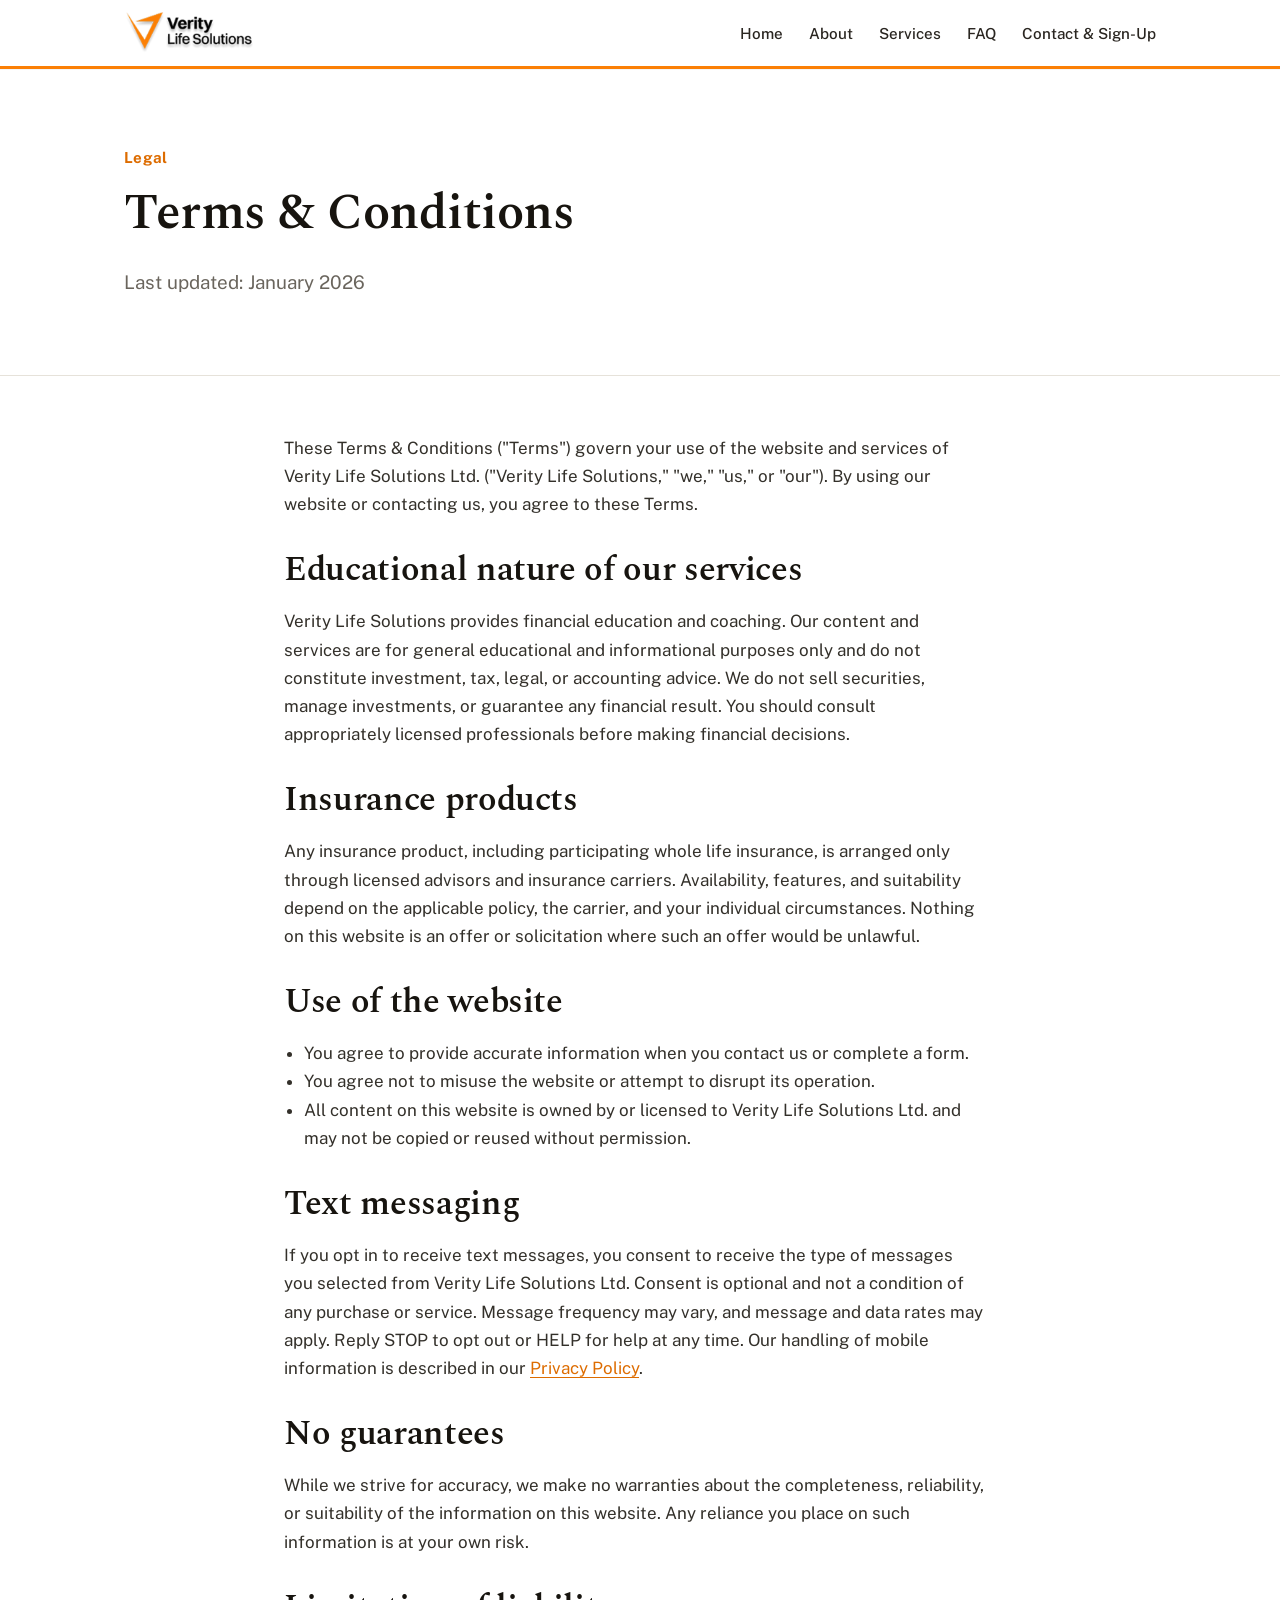
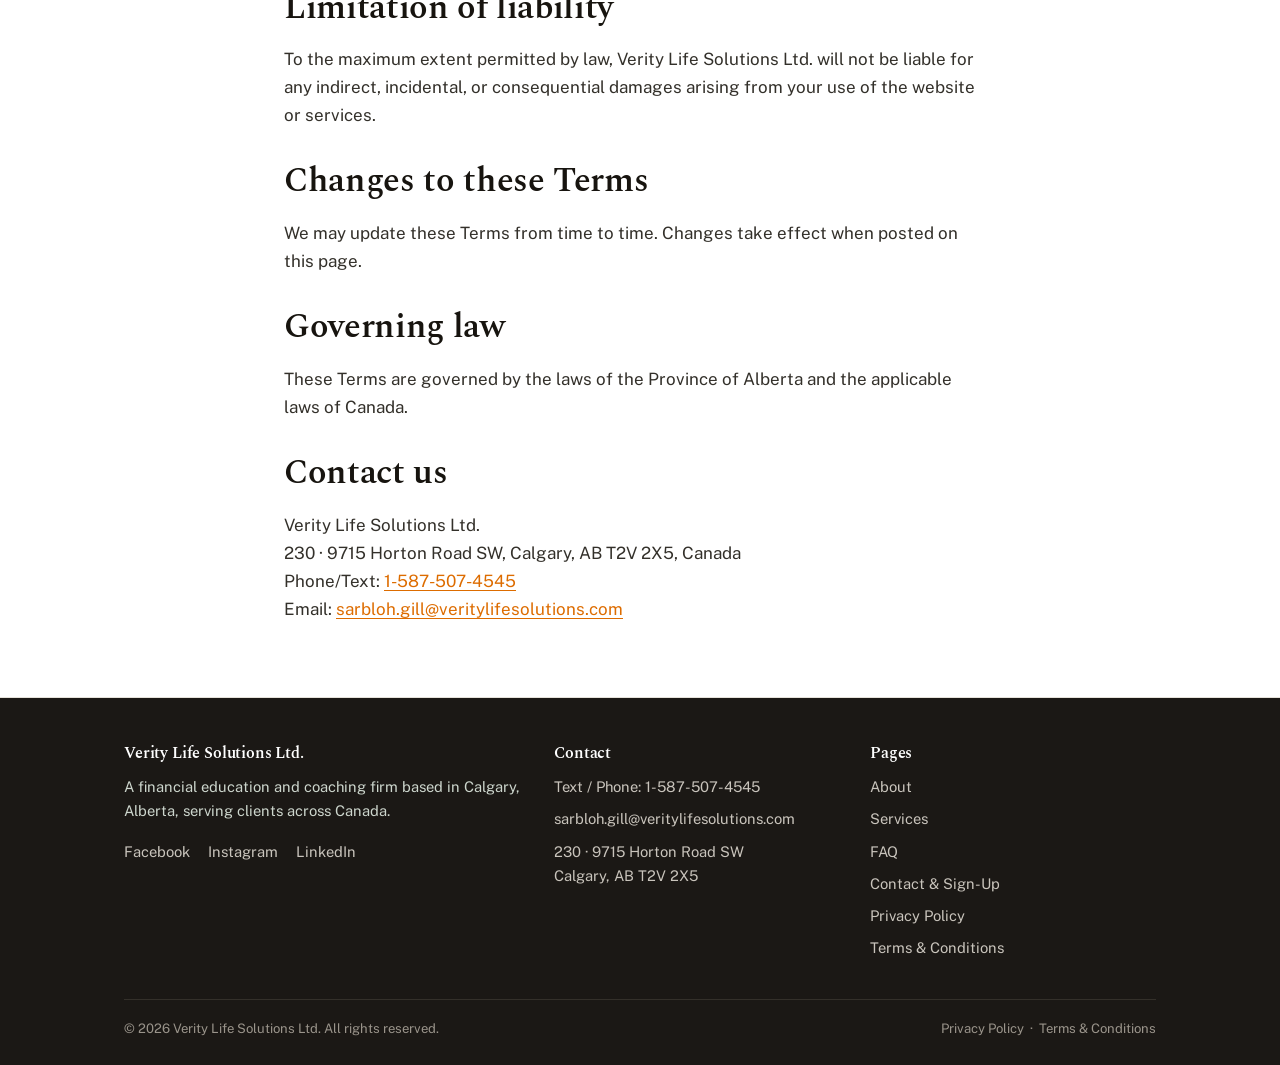
<file: terms.html>
<!DOCTYPE html>
<html lang="en">
<head>
<meta charset="UTF-8">
<meta name="viewport" content="width=device-width, initial-scale=1.0">
<title>Terms &amp; Conditions | Verity Life Solutions Ltd.</title>
<meta name="description" content="Terms & Conditions governing the use of the Verity Life Solutions Ltd. website and services.">
<link rel="preconnect" href="https://fonts.googleapis.com">
<link rel="preconnect" href="https://fonts.gstatic.com" crossorigin>
<link href="https://fonts.googleapis.com/css2?family=Public+Sans:wght@400;500;600;700&family=Spectral:ital,wght@0,500;0,600;1,500&display=swap" rel="stylesheet">
<link rel="stylesheet" href="styles.css">
</head>
<body>

<header class="site-header">
  <div class="header-inner">
    <a class="brand" href="index.html"><img src="logo.png" alt="Verity Life Solutions"></a>
    <button class="nav-toggle" aria-label="Toggle menu" aria-expanded="false">Menu</button>
    <nav class="main" aria-label="Primary">
      <a href="index.html">Home</a>
      <a href="about.html">About</a>
      <a href="services.html">Services</a>
      <a href="faq.html">FAQ</a>
      <a href="contact.html">Contact &amp; Sign-Up</a>
    </nav>
  </div>
</header>

<main>
  <section class="hero">
    <div class="wrap">
      <p class="eyebrow">Legal</p>
      <h1>Terms &amp; Conditions</h1>
      <p class="lead">Last updated: January 2026</p>
    </div>
  </section>

  <section class="block">
    <div class="wrap narrow prose">
      <p>These Terms &amp; Conditions ("Terms") govern your use of the website and services of Verity Life Solutions Ltd. ("Verity Life Solutions," "we," "us," or "our"). By using our website or contacting us, you agree to these Terms.</p>

      <h2>Educational nature of our services</h2>
      <p>Verity Life Solutions provides financial education and coaching. Our content and services are for general educational and informational purposes only and do not constitute investment, tax, legal, or accounting advice. We do not sell securities, manage investments, or guarantee any financial result. You should consult appropriately licensed professionals before making financial decisions.</p>

      <h2>Insurance products</h2>
      <p>Any insurance product, including participating whole life insurance, is arranged only through licensed advisors and insurance carriers. Availability, features, and suitability depend on the applicable policy, the carrier, and your individual circumstances. Nothing on this website is an offer or solicitation where such an offer would be unlawful.</p>

      <h2>Use of the website</h2>
      <ul>
        <li>You agree to provide accurate information when you contact us or complete a form.</li>
        <li>You agree not to misuse the website or attempt to disrupt its operation.</li>
        <li>All content on this website is owned by or licensed to Verity Life Solutions Ltd. and may not be copied or reused without permission.</li>
      </ul>

      <h2>Text messaging</h2>
      <p>If you opt in to receive text messages, you consent to receive the type of messages you selected from Verity Life Solutions Ltd. Consent is optional and not a condition of any purchase or service. Message frequency may vary, and message and data rates may apply. Reply STOP to opt out or HELP for help at any time. Our handling of mobile information is described in our <a href="privacy-policy.html">Privacy Policy</a>.</p>

      <h2>No guarantees</h2>
      <p>While we strive for accuracy, we make no warranties about the completeness, reliability, or suitability of the information on this website. Any reliance you place on such information is at your own risk.</p>

      <h2>Limitation of liability</h2>
      <p>To the maximum extent permitted by law, Verity Life Solutions Ltd. will not be liable for any indirect, incidental, or consequential damages arising from your use of the website or services.</p>

      <h2>Changes to these Terms</h2>
      <p>We may update these Terms from time to time. Changes take effect when posted on this page.</p>

      <h2>Governing law</h2>
      <p>These Terms are governed by the laws of the Province of Alberta and the applicable laws of Canada.</p>

      <h2>Contact us</h2>
      <p>
        Verity Life Solutions Ltd.<br>
        230 · 9715 Horton Road SW, Calgary, AB T2V 2X5, Canada<br>
        Phone/Text: <a href="tel:1-587-507-4545">1-587-507-4545</a><br>
        Email: <a href="mailto:sarbloh.gill@veritylifesolutions.com">sarbloh.gill@veritylifesolutions.com</a>
      </p>
    </div>
  </section>
</main>

<footer class="site-footer">
  <div class="wrap">
    <div class="footer-grid">
      <div>
        <h4>Verity Life Solutions Ltd.</h4>
        <p style="color:#cdd6cd">A financial education and coaching firm based in Calgary, Alberta, serving clients across Canada.</p>
        <div class="socials" style="margin-top:10px">
          <a href="https://www.facebook.com/sarbloh.gill" target="_blank" rel="noopener">Facebook</a>
          <a href="https://www.instagram.com/sarblohgill/" target="_blank" rel="noopener">Instagram</a>
          <a href="https://www.linkedin.com/in/sarbloh-gill-5b8ab1190/" target="_blank" rel="noopener">LinkedIn</a>
        </div>
      </div>
      <div>
        <h4>Contact</h4>
        <a class="fl" href="tel:1-587-507-4545">Text / Phone: 1-587-507-4545</a>
        <a class="fl" href="mailto:sarbloh.gill@veritylifesolutions.com">sarbloh.gill@veritylifesolutions.com</a>
        <span class="fl">230 · 9715 Horton Road SW<br>Calgary, AB T2V 2X5</span>
      </div>
      <div>
        <h4>Pages</h4>
        <a class="fl" href="about.html">About</a>
        <a class="fl" href="services.html">Services</a>
        <a class="fl" href="faq.html">FAQ</a>
        <a class="fl" href="contact.html">Contact &amp; Sign-Up</a>
        <a class="fl" href="privacy-policy.html">Privacy Policy</a>
        <a class="fl" href="terms.html">Terms &amp; Conditions</a>
      </div>
    </div>
    <div class="footer-bottom">
      <span>© 2026 Verity Life Solutions Ltd. All rights reserved.</span>
      <span><a href="privacy-policy.html">Privacy Policy</a> &nbsp;·&nbsp; <a href="terms.html">Terms &amp; Conditions</a></span>
    </div>
  </div>
</footer>

<script src="script.js"></script>
</body>
</html>
</file>
<file: styles.css>
/* Verity Life Solutions — shared styles
   Brand: black + orange (#FB7F05) + white, taken from the Verity logo.
   Spectral (serif headings) over Public Sans (body). A2P-sober, professional. */

:root{
  --ink:#17140f;
  --paper:#ffffff;
  --panel:#f5f3ef;
  --orange:#fb7f05;
  --orange-deep:#dd6c00;
  --charcoal:#1b1815;
  --line:#e6e2da;
  --muted:#6a655d;
  --white:#ffffff;
  --maxw:1080px;
  --radius:5px;
}

*{box-sizing:border-box}
html{scroll-behavior:smooth}
body{margin:0;background:var(--paper);color:var(--ink);font-family:"Public Sans",system-ui,-apple-system,Segoe UI,Roboto,sans-serif;font-size:17px;line-height:1.65;-webkit-font-smoothing:antialiased}
h1,h2,h3,h4{font-family:"Spectral",Georgia,"Times New Roman",serif;font-weight:600;line-height:1.18;color:var(--ink);margin:0 0 .5em;letter-spacing:-.01em}
h1{font-size:clamp(2rem,4.4vw,3.1rem)}
h2{font-size:clamp(1.5rem,3vw,2.15rem)}
h3{font-size:1.2rem}
p{margin:0 0 1rem;max-width:70ch}
a{color:var(--orange-deep);text-decoration-thickness:1px;text-underline-offset:3px}
a:hover{color:var(--orange)}
img{max-width:100%;display:block}
:focus-visible{outline:2px solid var(--orange);outline-offset:2px}

.wrap{max-width:var(--maxw);margin:0 auto;padding:0 24px}
.narrow{max-width:760px}

.site-header{background:var(--white);border-bottom:3px solid var(--orange);position:sticky;top:0;z-index:50;box-shadow:0 1px 0 rgba(0,0,0,.04)}
.header-inner{display:flex;align-items:center;justify-content:space-between;gap:16px;padding:12px 24px;max-width:var(--maxw);margin:0 auto}
.brand{display:flex;align-items:center;gap:10px;text-decoration:none}
.brand img{height:42px;width:auto;display:block}
nav.main a{color:#2a2621;text-decoration:none;font-size:.95rem;margin-left:22px;padding:6px 0;border-bottom:2px solid transparent;font-weight:500}
nav.main a:hover,nav.main a[aria-current="page"]{color:var(--ink);border-bottom-color:var(--orange)}
.nav-toggle{display:none;background:none;border:1px solid var(--line);color:var(--ink);border-radius:var(--radius);padding:8px 12px;font-size:1rem;cursor:pointer}
@media(max-width:820px){
  nav.main{display:none;width:100%;flex-basis:100%;order:3}
  nav.main.open{display:flex;flex-direction:column;padding-top:8px}
  nav.main a{margin:0;padding:11px 0;border-bottom:1px solid var(--line)}
  .nav-toggle{display:inline-block}
  .header-inner{flex-wrap:wrap}
}

.btn{display:inline-block;background:var(--orange);color:#fff;padding:13px 24px;border-radius:var(--radius);text-decoration:none;font-weight:600;font-size:.98rem;border:1px solid var(--orange);cursor:pointer;transition:background .15s,border-color .15s}
.btn:hover{background:var(--orange-deep);border-color:var(--orange-deep);color:#fff}
.btn.alt{background:transparent;color:var(--ink);border-color:var(--ink)}
.btn.alt:hover{background:var(--ink);color:#fff}
.btn.brass{background:var(--ink);border-color:var(--ink)}
.btn.brass:hover{background:#000}

.hero{padding:76px 0 60px;border-bottom:1px solid var(--line)}
.hero .eyebrow{color:var(--orange-deep);font-weight:700;letter-spacing:.02em;margin-bottom:14px;font-size:.95rem}
.hero p.lead{font-size:1.18rem;color:var(--muted);max-width:60ch}
.hero-actions{display:flex;gap:14px;flex-wrap:wrap;margin-top:26px}
.locrow{margin-top:22px;color:var(--muted);font-size:.92rem}

section.block{padding:58px 0;border-bottom:1px solid var(--line)}
section.block.tint{background:var(--panel)}
.section-head{max-width:60ch;margin-bottom:34px}
.section-head .kicker{color:var(--orange-deep);font-weight:700;font-size:.9rem;margin-bottom:8px}

.grid{display:grid;gap:24px}
.grid.two{grid-template-columns:repeat(2,1fr)}
.grid.three{grid-template-columns:repeat(3,1fr)}
@media(max-width:760px){.grid.two,.grid.three{grid-template-columns:1fr}}
.card{background:var(--white);border:1px solid var(--line);border-radius:var(--radius);padding:26px}
.card h3{margin-top:0}
.card .num{font-family:"Spectral",serif;color:var(--orange);font-size:1.05rem;font-weight:600}

.feature{border-left:3px solid var(--orange);padding-left:18px}
.feature h3{margin-bottom:.3rem}
.feature p{margin-bottom:0;color:var(--muted)}

ul.ticks{list-style:none;padding:0;margin:0}
ul.ticks li{position:relative;padding-left:28px;margin-bottom:12px;color:var(--ink)}
ul.ticks li::before{content:"";position:absolute;left:0;top:9px;width:12px;height:12px;border:2px solid var(--orange);border-top:none;border-right:none;transform:rotate(-45deg)}

.team{display:grid;grid-template-columns:repeat(4,1fr);gap:22px}
@media(max-width:820px){.team{grid-template-columns:repeat(2,1fr)}}
.person{text-align:left}
.avatar{width:100%;aspect-ratio:1/1;border-radius:var(--radius);overflow:hidden;position:relative;background:var(--charcoal);display:flex;align-items:center;justify-content:center;border:1px solid var(--line)}
.avatar span{color:var(--orange);font-family:"Spectral",serif;font-size:1.7rem;letter-spacing:.02em}
.avatar img{position:absolute;inset:0;width:100%;height:100%;object-fit:cover}
.person .name{font-weight:600;margin:12px 0 2px}
.person .role{color:var(--muted);font-size:.9rem}

.quote{background:var(--white);border:1px solid var(--line);border-radius:var(--radius);padding:24px}
.quote p{font-family:"Spectral",serif;font-size:1.05rem;font-style:italic;color:#2a2621}
.quote .who{font-family:"Public Sans",sans-serif;font-style:normal;color:var(--orange-deep);font-weight:700;font-size:.9rem;margin-top:10px}

.form-card{background:var(--white);border:1px solid var(--line);border-radius:var(--radius);padding:30px;box-shadow:0 8px 30px rgba(0,0,0,.05)}
.field{margin-bottom:18px}
.field label{display:block;font-weight:600;font-size:.92rem;margin-bottom:6px}
.field input,.field textarea,.field select{width:100%;padding:12px 14px;border:1px solid var(--line);border-radius:var(--radius);font:inherit;background:#fdfdfb;color:var(--ink)}
.field input:focus,.field textarea:focus{border-color:var(--orange);outline:none}
.row2{display:grid;grid-template-columns:1fr 1fr;gap:16px}
@media(max-width:560px){.row2{grid-template-columns:1fr}}
.consent{display:flex;gap:12px;align-items:flex-start;background:#fbf9f5;border:1px solid var(--line);border-radius:var(--radius);padding:14px 16px;margin-bottom:14px}
.consent input{margin-top:5px;width:18px;height:18px;flex:none;accent-color:var(--orange)}
.consent label{font-size:.86rem;color:#3a352e;line-height:1.5;font-weight:400}
.legal-links{font-size:.86rem;color:var(--muted);margin:6px 0 20px}
.form-note{font-size:.82rem;color:var(--muted)}
.optional-tag{display:inline-block;font-size:.7rem;letter-spacing:.06em;text-transform:uppercase;color:var(--orange-deep);border:1px solid var(--orange);border-radius:99px;padding:1px 8px;margin-left:6px;vertical-align:middle}
.thankyou{display:none;background:#fff5ea;border:1px solid var(--orange);border-radius:var(--radius);padding:26px}
.thankyou h3{margin-top:0}

.info-list{list-style:none;padding:0;margin:0}
.info-list li{margin-bottom:16px}
.info-list .lab{font-size:.75rem;letter-spacing:.08em;text-transform:uppercase;color:var(--orange-deep);font-weight:700}
.info-list .val{font-size:1.02rem}

details.faq{border:1px solid var(--line);border-radius:var(--radius);background:var(--white);padding:0;margin-bottom:12px}
details.faq summary{cursor:pointer;padding:18px 20px;font-weight:600;font-family:"Spectral",serif;font-size:1.05rem;list-style:none}
details.faq summary::-webkit-details-marker{display:none}
details.faq summary::after{content:"+";float:right;color:var(--orange);font-weight:700}
details.faq[open] summary::after{content:"\2013"}
details.faq .ans{padding:0 20px 18px;color:var(--muted)}
details.faq .ans p{margin-bottom:.6rem}

.prose h2{margin-top:2rem}
.prose h3{margin-top:1.4rem}
.prose p,.prose li{color:#33302a}
.prose ul{padding-left:20px}
.callout{background:var(--panel);border-left:3px solid var(--orange);padding:16px 20px;border-radius:var(--radius);margin:18px 0}
.callout p{margin:0}

.disclaimer{background:#f1efe9;border-top:1px solid var(--line);font-size:.83rem;color:var(--muted);padding:22px 0}
.disclaimer p{max-width:none}

.site-footer{background:var(--charcoal);color:#c9c4bc;padding:46px 0 26px;font-size:.92rem}
.footer-grid{display:grid;grid-template-columns:1.4fr 1fr 1fr;gap:30px}
@media(max-width:760px){.footer-grid{grid-template-columns:1fr}}
.site-footer h4{color:#fff;font-size:1rem;margin-bottom:12px}
.site-footer a{color:#c9c4bc;text-decoration:none}
.site-footer a:hover{color:var(--orange)}
.site-footer .fl{display:block;margin-bottom:8px}
.footer-bottom{border-top:1px solid #34302a;margin-top:30px;padding-top:18px;display:flex;justify-content:space-between;flex-wrap:wrap;gap:10px;color:#9a948b;font-size:.82rem}
.footer-bottom a{color:#9a948b}
.socials a{margin-right:14px}

@media(prefers-reduced-motion:reduce){*{scroll-behavior:auto!important;transition:none!important}}
</file>
